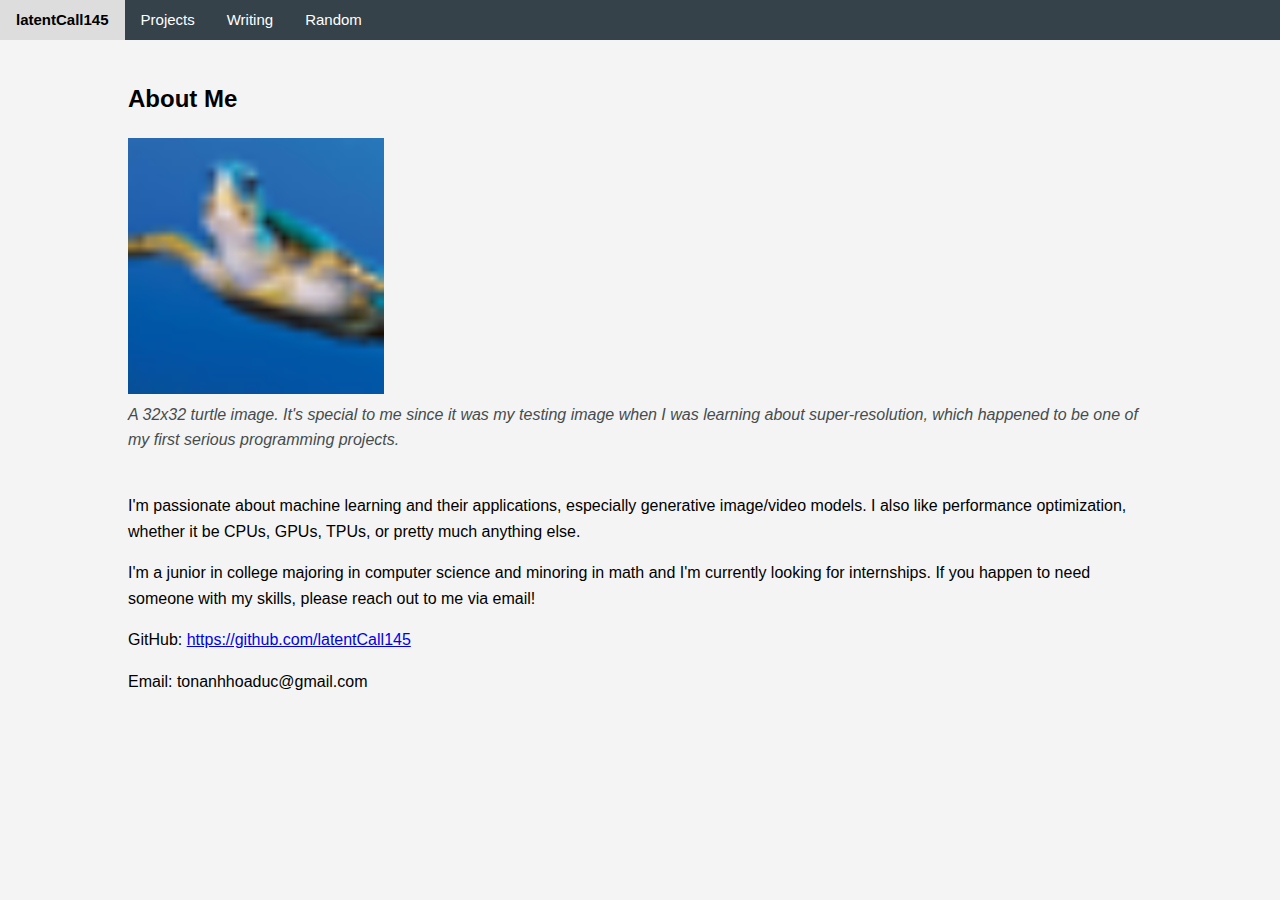
<file: index.html>
<!DOCTYPE html>
<html lang="en">
    <head>
        <meta charset="UTF-8">
        <meta name="viewport" content="width=device-width, initial-scale=1.0">
        <title>latentCall145</title>
        <link rel="icon" type="image/x-icon" href="assets/turtle32.png">
        <link rel="stylesheet" href="style.css">
        <meta name="description" content="latentCall145's site">
        <meta name="keywords" content="latentCall145, AI, ML, programming">
        <style>
            .container {
                background-color: #f4f4f4;
            }
        </style>
    </head>
    <body>
        <div class="navbar">
            <a href="index.html"><b>latentCall145</b></a>
            <a href="projects/index.html">Projects</a>
            <a href="writing/index.html">Writing</a>
            <a href="random/index.html">Random</a>
        </div>
        <div class="container">
            <h2>About Me</h2>
            <img src="assets/turtle32.png" alt="32x32 turtle image" height=256>
            <p class="caption">A 32x32 turtle image. It's special to me since it was my testing image when I was learning about super-resolution, which happened to be one of my first serious programming projects.</p>
            <p>I'm passionate about machine learning and their applications, especially generative image/video models. I also like performance optimization, whether it be CPUs, GPUs, TPUs, or pretty much anything else.</p>
            <p>I'm a junior in college majoring in computer science and minoring in math and I'm currently looking for internships. If you happen to need someone with my skills, please reach out to me via email!</p>
            <p>GitHub: <a href="https://github.com/latentCall145">https://github.com/latentCall145</a></p>
            <p>Email: tonanhhoaduc@gmail.com</p>
        </div>
    </body>
</html>
</file>
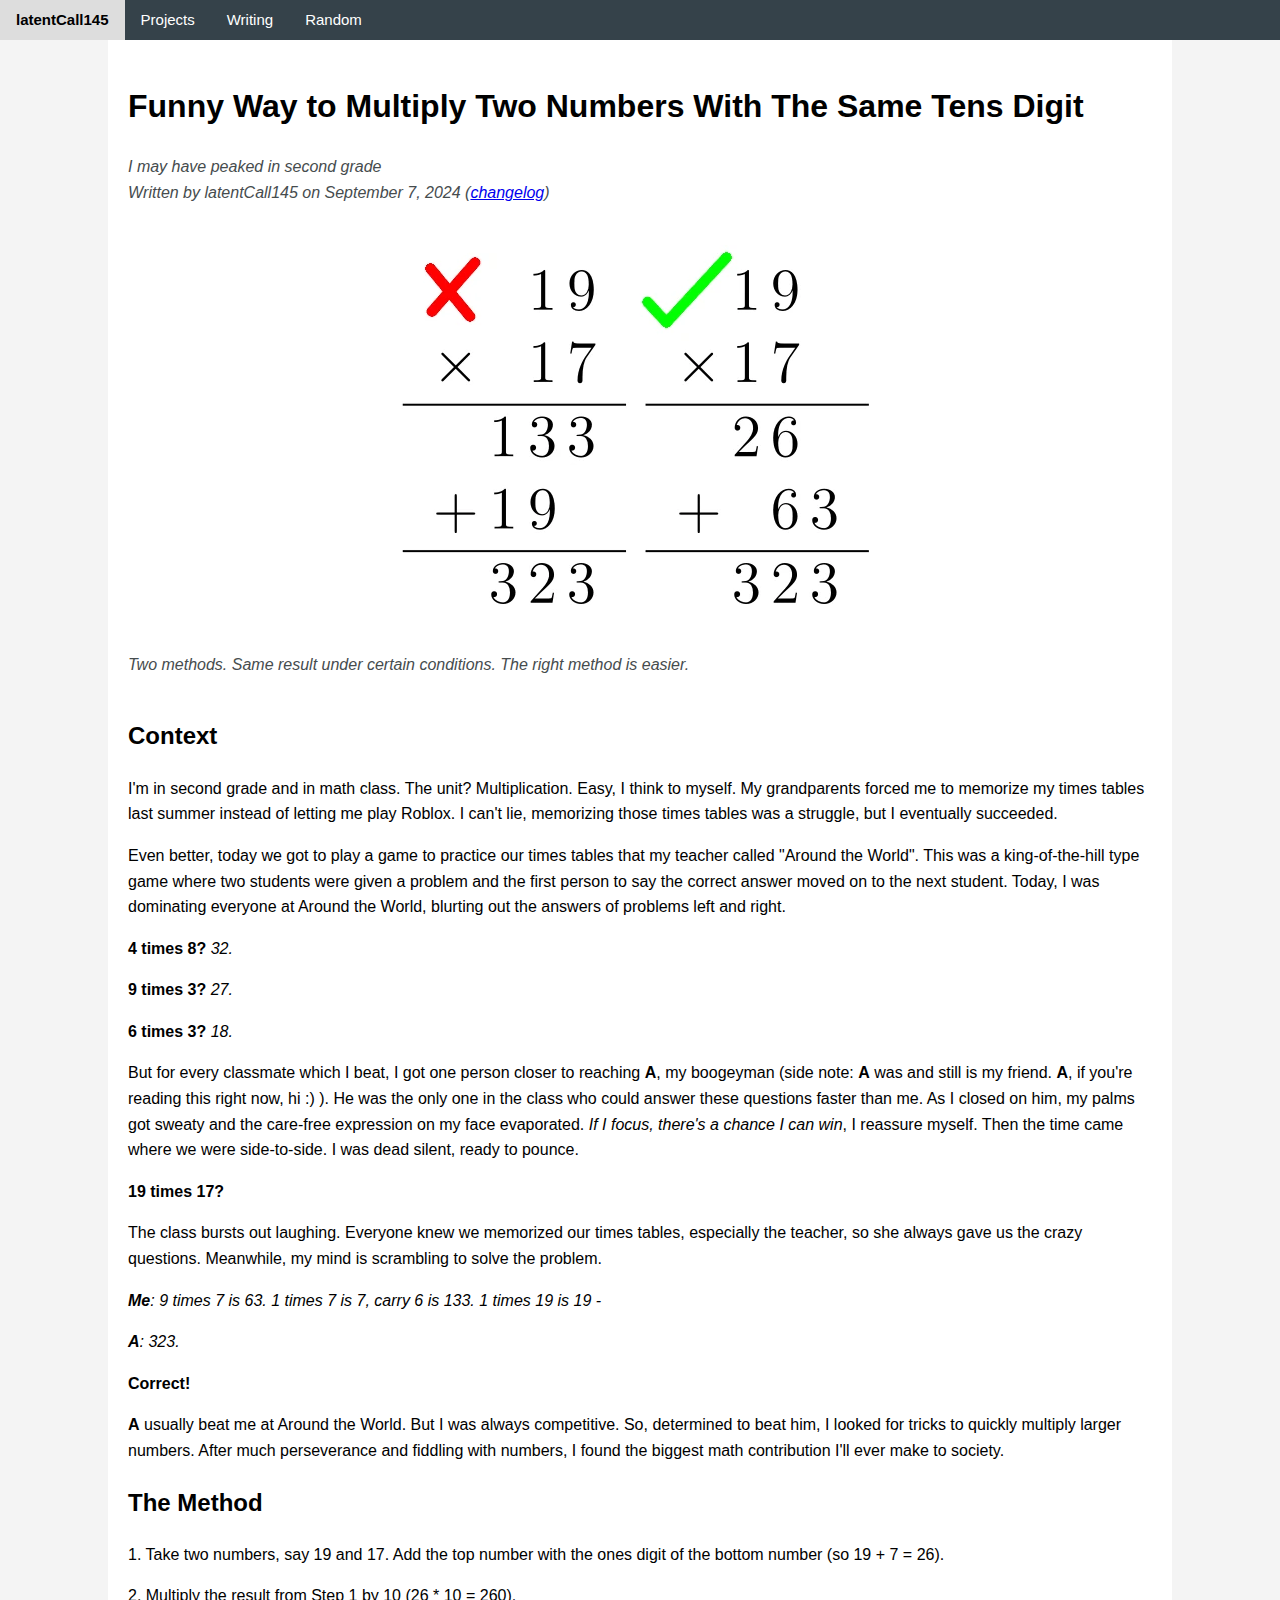
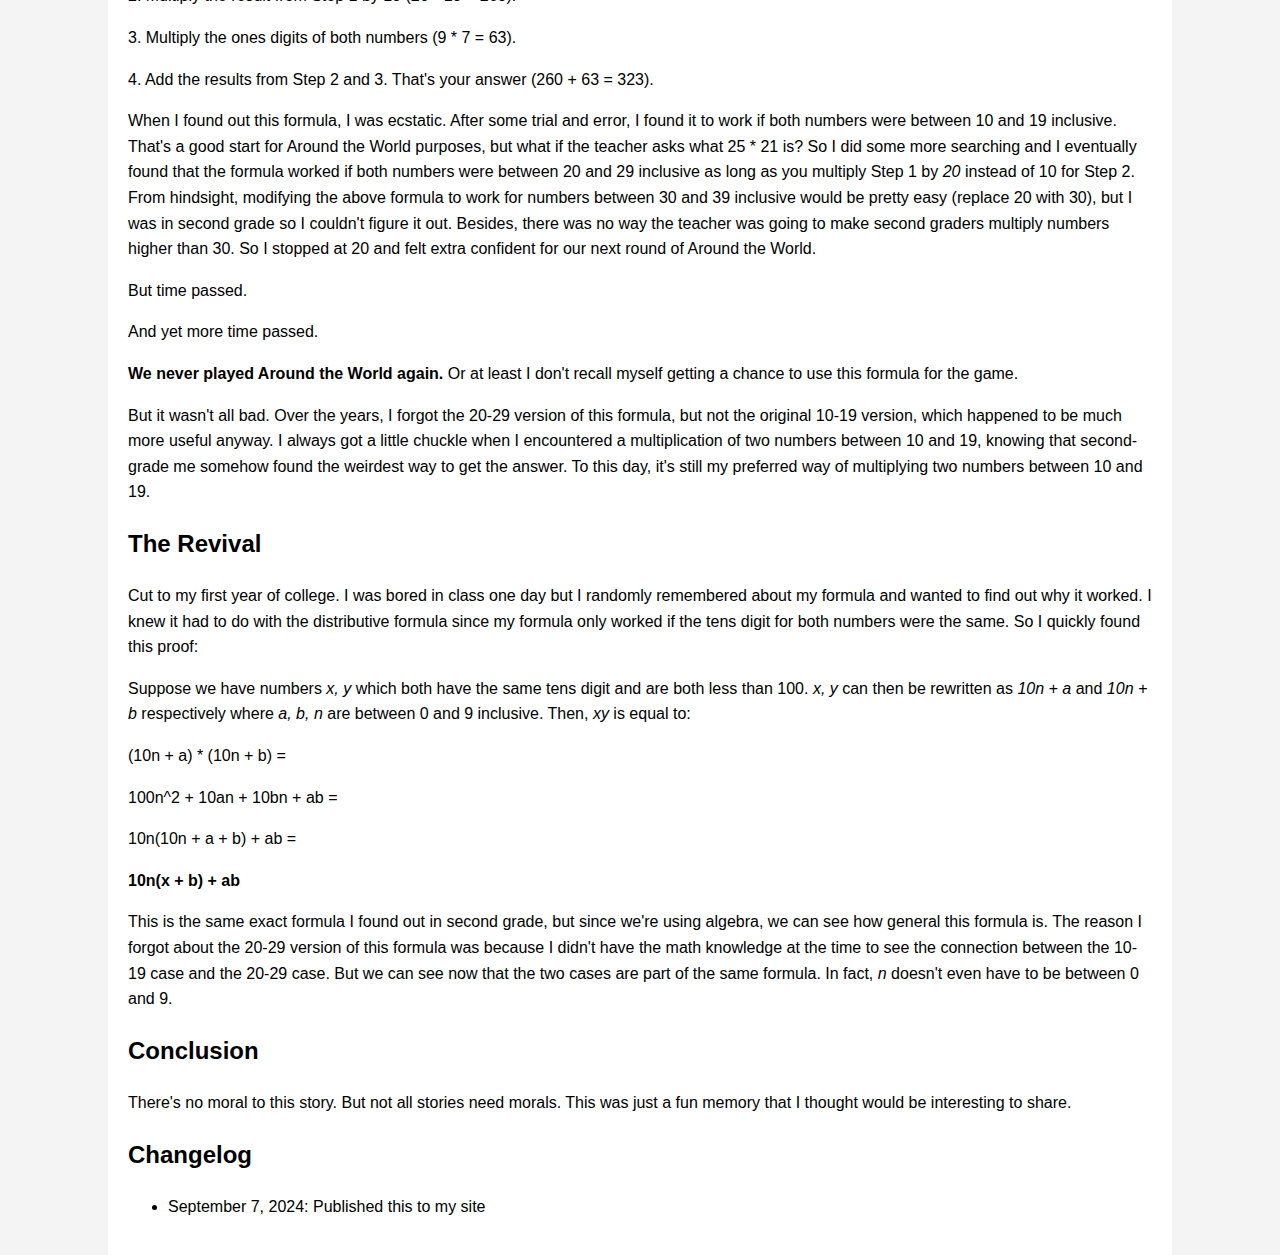
<file: funny-mult/index.html>
<!DOCTYPE html>
<html lang="en">
    <head>
        <meta charset="UTF-8">
        <meta name="viewport" content="width=device-width, initial-scale=1.0">
        <title>Funny Multiplication</title>
        <link rel="icon" type="image/x-icon" href="../assets/turtle32.png">
        <meta name="description" content="Funny Way to Multiply Two Numbers With The Same Tens Digit">
        <meta name="keywords" content="latentCall145, programming, math">

        <link rel="stylesheet" href="../style.css">
        <style>
        </style>
    </head>
    <body>
        <div class="navbar">
            <a href="../index.html"><b>latentCall145</b></a>
            <a href="../projects/index.html">Projects</a>
            <a href="../writing/index.html">Writing</a>
            <a href="../random/index.html">Random</a>
        </div>
        <div class="container">
            <h1>Funny Way to Multiply Two Numbers With The Same Tens Digit</h1>
            <p class="caption">
              I may have peaked in second grade
              <br>
              Written by latentCall145 on September 7, 2024 (<a href="#changelog">changelog</a>)</p>
            </p>

            <div class="scrollbox">
                <img src="assets/funny-mult.webp" alt="Funny multiplication">
            </div>
            <p class="caption">Two methods. Same result under certain conditions. The right method is easier.</p>

            <h2>Context</h2>
            <p>I'm in second grade and in math class. The unit? Multiplication. Easy, I think to myself. My grandparents forced me to memorize my times tables last summer instead of letting me play Roblox. I can't lie, memorizing those times tables was a struggle, but I eventually succeeded.</p>
            <p>Even better, today we got to play a game to practice our times tables that my teacher called "Around the World". This was a king-of-the-hill type game where two students were given a problem and the first person to say the correct answer moved on to the next student. Today, I was dominating everyone at Around the World, blurting out the answers of problems left and right.</p>
            <p><b>4 times 8?</b><i> 32.</i></p>
            <p><b>9 times 3?</b><i> 27.</i></p>
            <p><b>6 times 3?</b><i> 18.</i></p>
            <p>But for every classmate which I beat, I got one person closer to reaching <b>A</b>, my boogeyman (side note: <b>A</b> was and still is my friend. <b>A</b>, if you're reading this right now, hi :) ). He was the only one in the class who could answer these questions faster than me. As I closed on him, my palms got sweaty and the care-free expression on my face evaporated. <i>If I focus, there's a chance I can win</i>, I reassure myself. Then the time came where we were side-to-side. I was dead silent, ready to pounce.</p>
            <p><b>19 times 17?</b></p> 
            <p>The class bursts out laughing. Everyone knew we memorized our times tables, especially the teacher, so she always gave us the crazy questions. Meanwhile, my mind is scrambling to solve the problem.</p>
            <p><i><b>Me</b>: 9 times 7 is 63. 1 times 7 is 7, carry 6 is 133. 1 times 19 is 19 - </i></p>
            <p><i><b>A</b>: 323.</i></p>
            <p><b>Correct!</b></p>
            <p><b>A</b> usually beat me at Around the World. But I was always competitive. So, determined to beat him, I looked for tricks to quickly multiply larger numbers. After much perseverance and fiddling with numbers, I found the biggest math contribution I'll ever make to society.</p>

            <h2>The Method</h2>
            <p>1. Take two numbers, say 19 and 17. Add the top number with the ones digit of the bottom number (so 19 + 7 = 26).</p>
            <p>2. Multiply the result from Step 1 by 10 (26 * 10 = 260).</p>
            <p>3. Multiply the ones digits of both numbers (9 * 7 = 63).</p>
            <p>4. Add the results from Step 2 and 3. That's your answer (260 + 63 = 323).</p>
            <p>When I found out this formula, I was ecstatic. After some trial and error, I found it to work if both numbers were between 10 and 19 inclusive. That's a good start for Around the World purposes, but what if the teacher asks what 25 * 21 is? So I did some more searching and I eventually found that the formula worked if both numbers were between 20 and 29 inclusive as long as you multiply Step 1 by <i>20</i> instead of 10 for Step 2. From hindsight, modifying the above formula to work for numbers between 30 and 39 inclusive would be pretty easy (replace 20 with 30), but I was in second grade so I couldn't figure it out. Besides, there was no way the teacher was going to make second graders multiply numbers higher than 30. So I stopped at 20 and felt extra confident for our next round of Around the World.</p>
            <p>But time passed.</p>
            <p>And yet more time passed.</p>
            <p><b>We never played Around the World again.</b> Or at least I don't recall myself getting a chance to use this formula for the game.</p>
            <p>But it wasn't all bad. Over the years, I forgot the 20-29 version of this formula, but not the original 10-19 version, which happened to be much more useful anyway. I always got a little chuckle when I encountered a multiplication of two numbers between 10 and 19, knowing that second-grade me somehow found the weirdest way to get the answer. To this day, it's still my preferred way of multiplying two numbers between 10 and 19.</p>

            <h2>The Revival</h2>
            <p>Cut to my first year of college. I was bored in class one day but I randomly remembered about my formula and wanted to find out why it worked. I knew it had to do with the distributive formula since my formula only worked if the tens digit for both numbers were the same. So I quickly found this proof:</p>

            <p>Suppose we have numbers <i>x, y</i> which both have the same tens digit and are both less than 100. <i>x, y</i> can then be rewritten as <i>10n + a</i> and <i>10n + b</i> respectively where <i>a, b, n</i> are between 0 and 9 inclusive. Then, <i>xy</i> is equal to:</p>
            <p>(10n + a) * (10n + b) =</p>
            <p>100n^2 + 10an + 10bn + ab =</p>
            <p>10n(10n + a + b) + ab =</p>
            <p><b>10n(x + b) + ab</b></p>

            <p>This is the same exact formula I found out in second grade, but since we're using algebra, we can see how general this formula is. The reason I forgot about the 20-29 version of this formula was because I didn't have the math knowledge at the time to see the connection between the 10-19 case and the 20-29 case. But we can see now that the two cases are part of the same formula. In fact, <i>n</i> doesn't even have to be between 0 and 9.</p>

            <h2>Conclusion</h2>
            <p>There's no moral to this story. But not all stories need morals. This was just a fun memory that I thought would be interesting to share.</p>

            <h2 id="changelog">Changelog</h2>
            <ul>
                <li>September 7, 2024: Published this to my site</li>
            </ul>
        </div>
    </body>
</html>
</file>
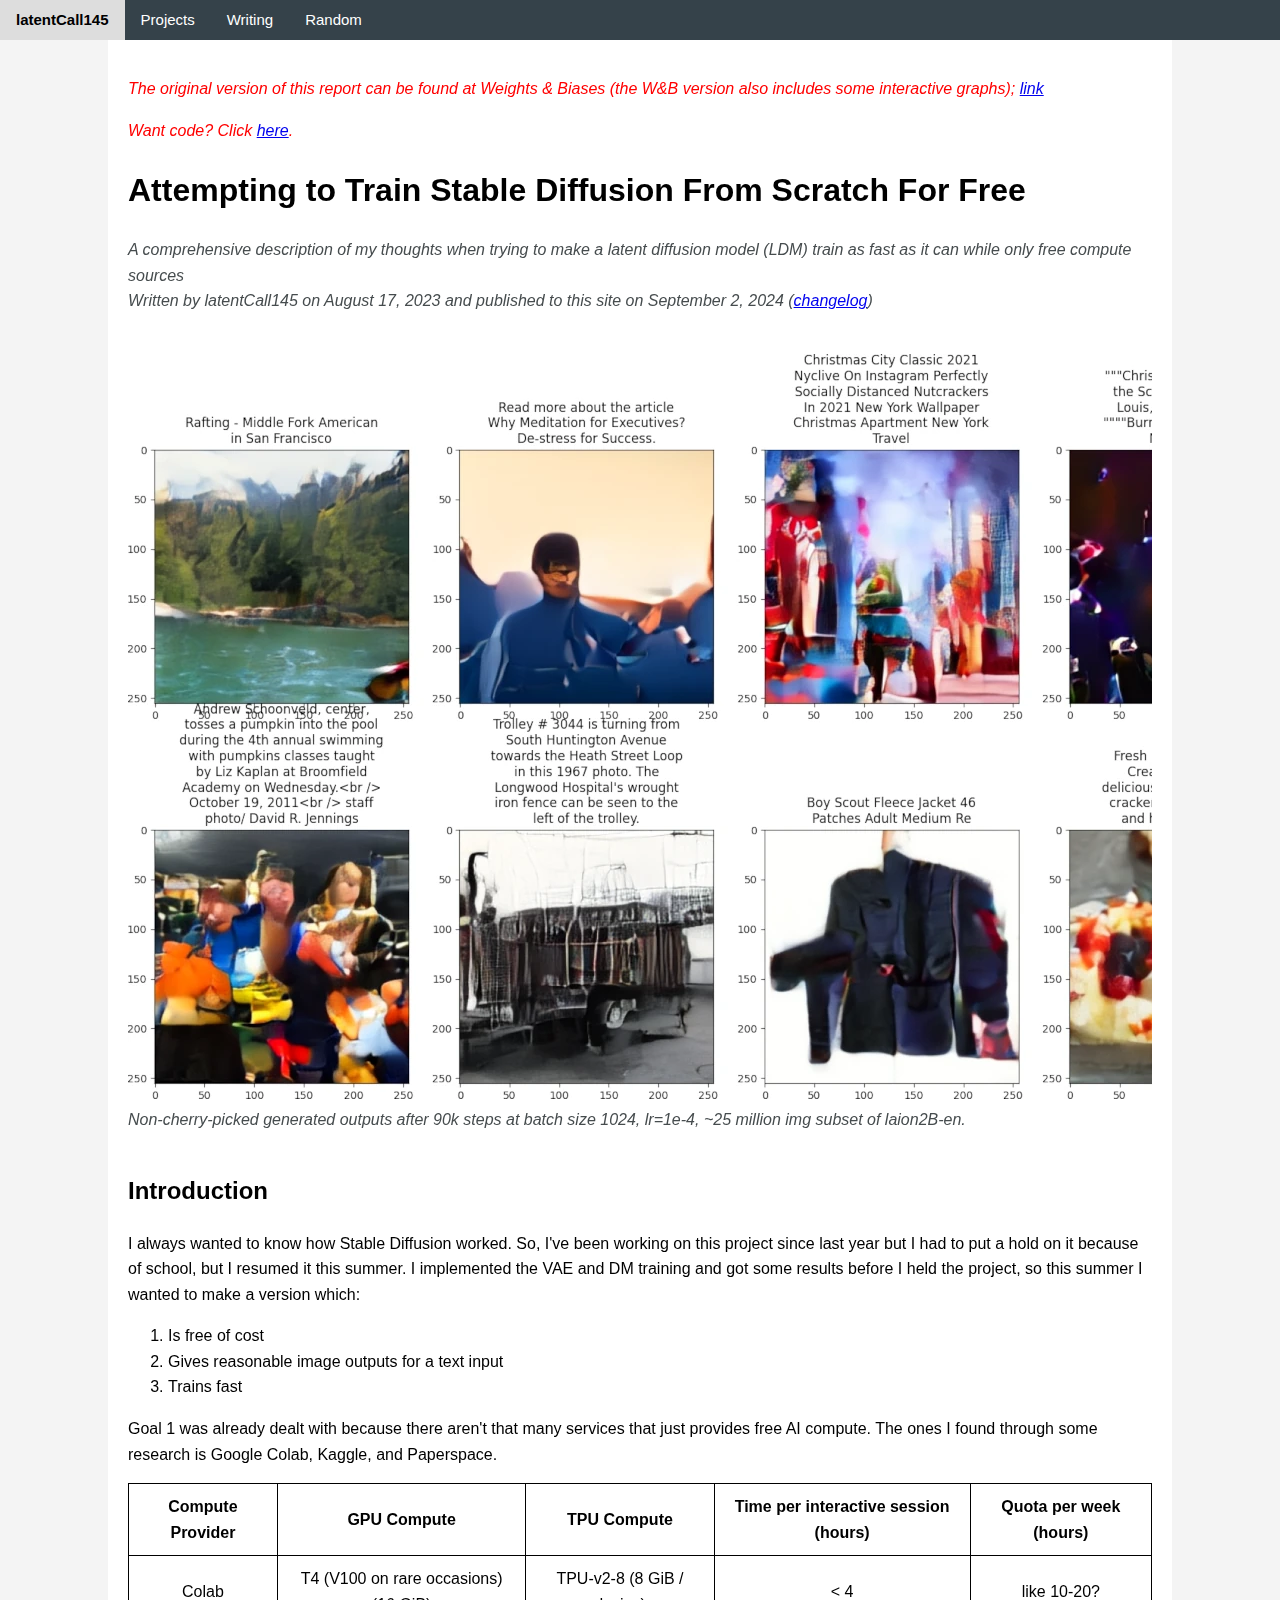
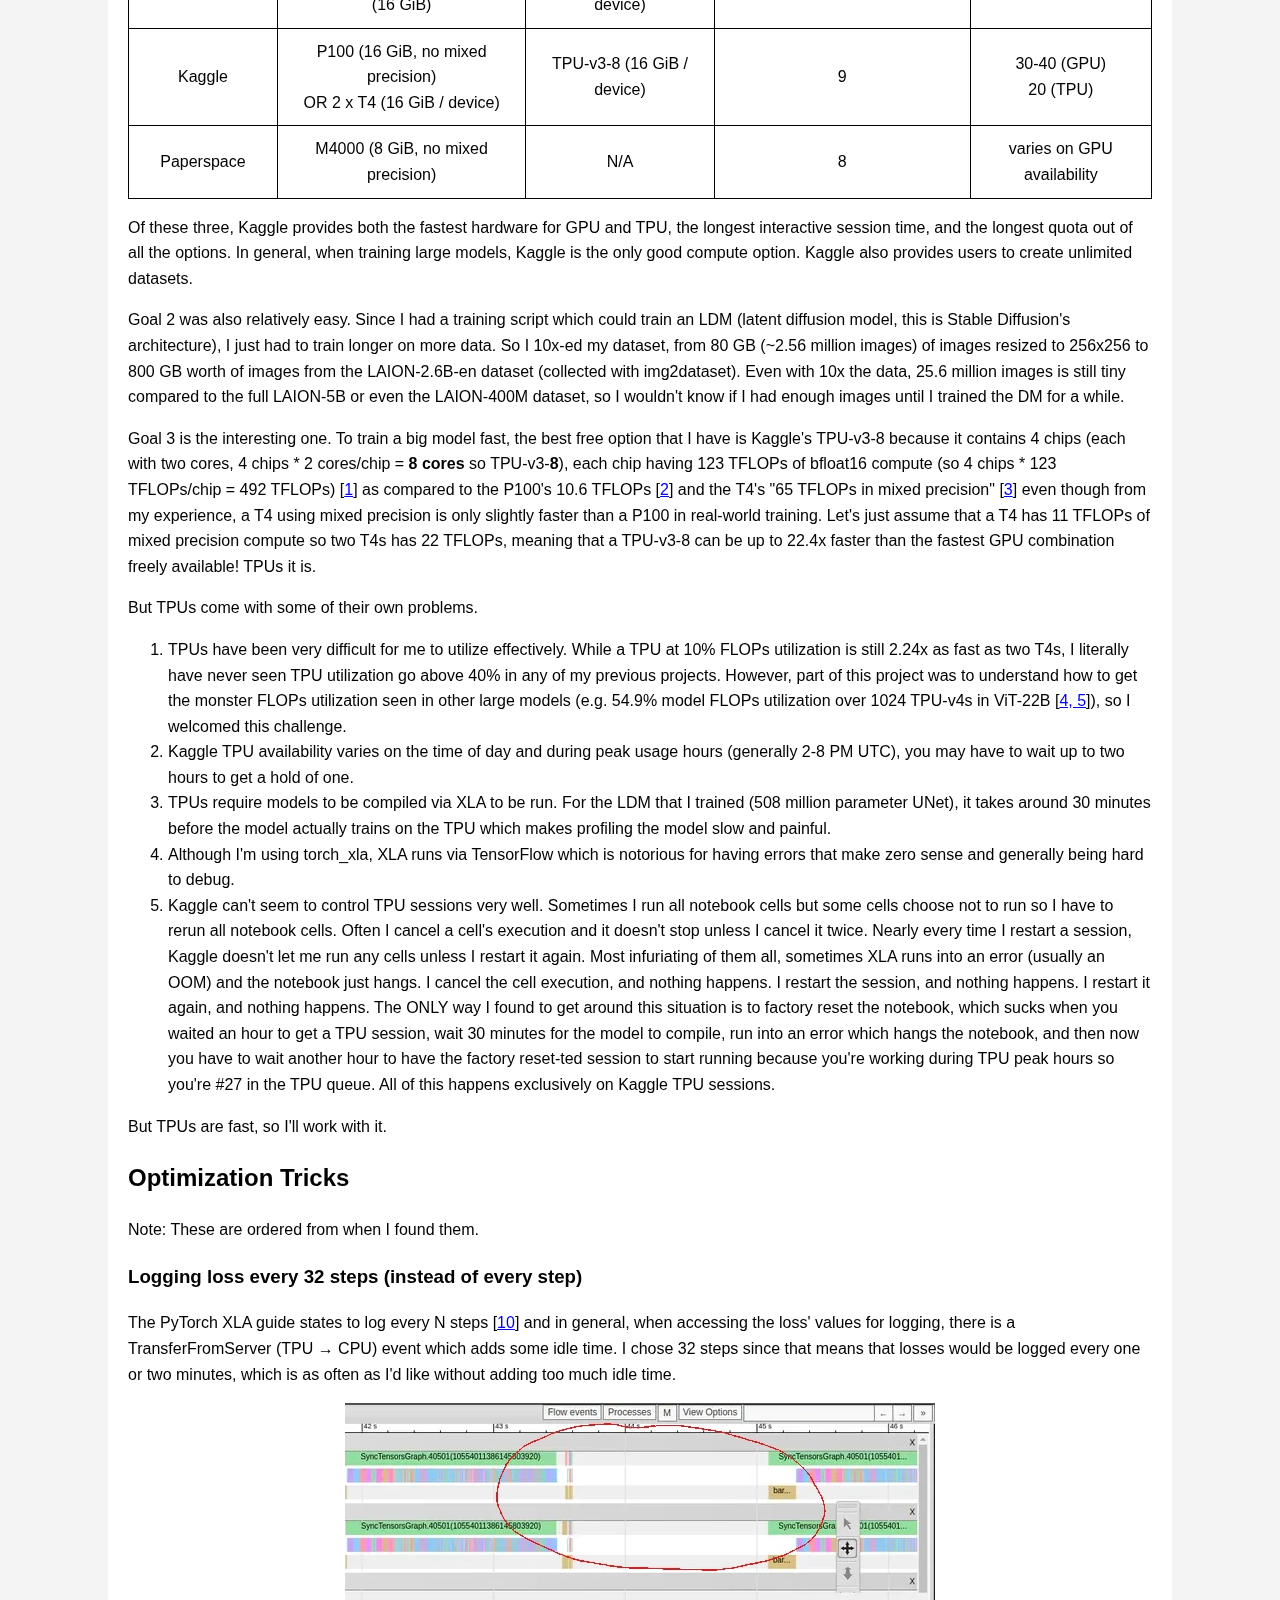
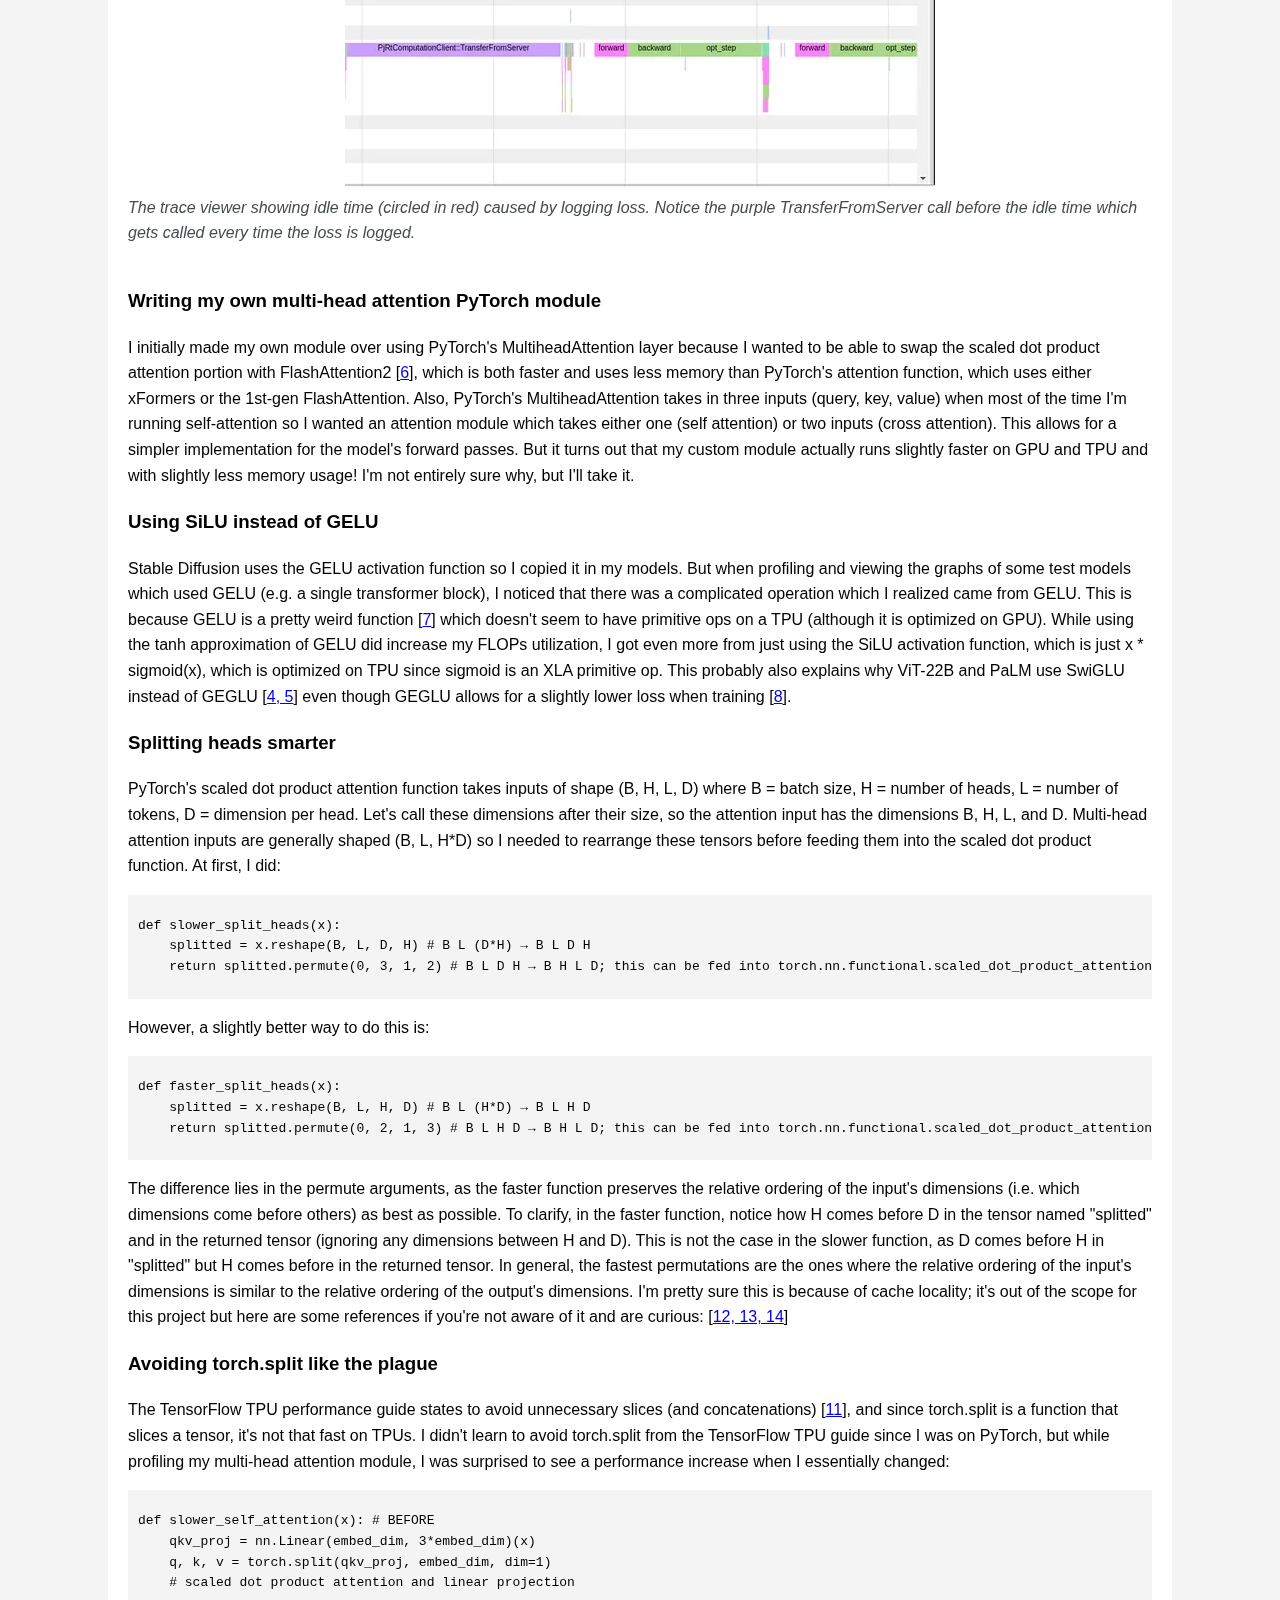
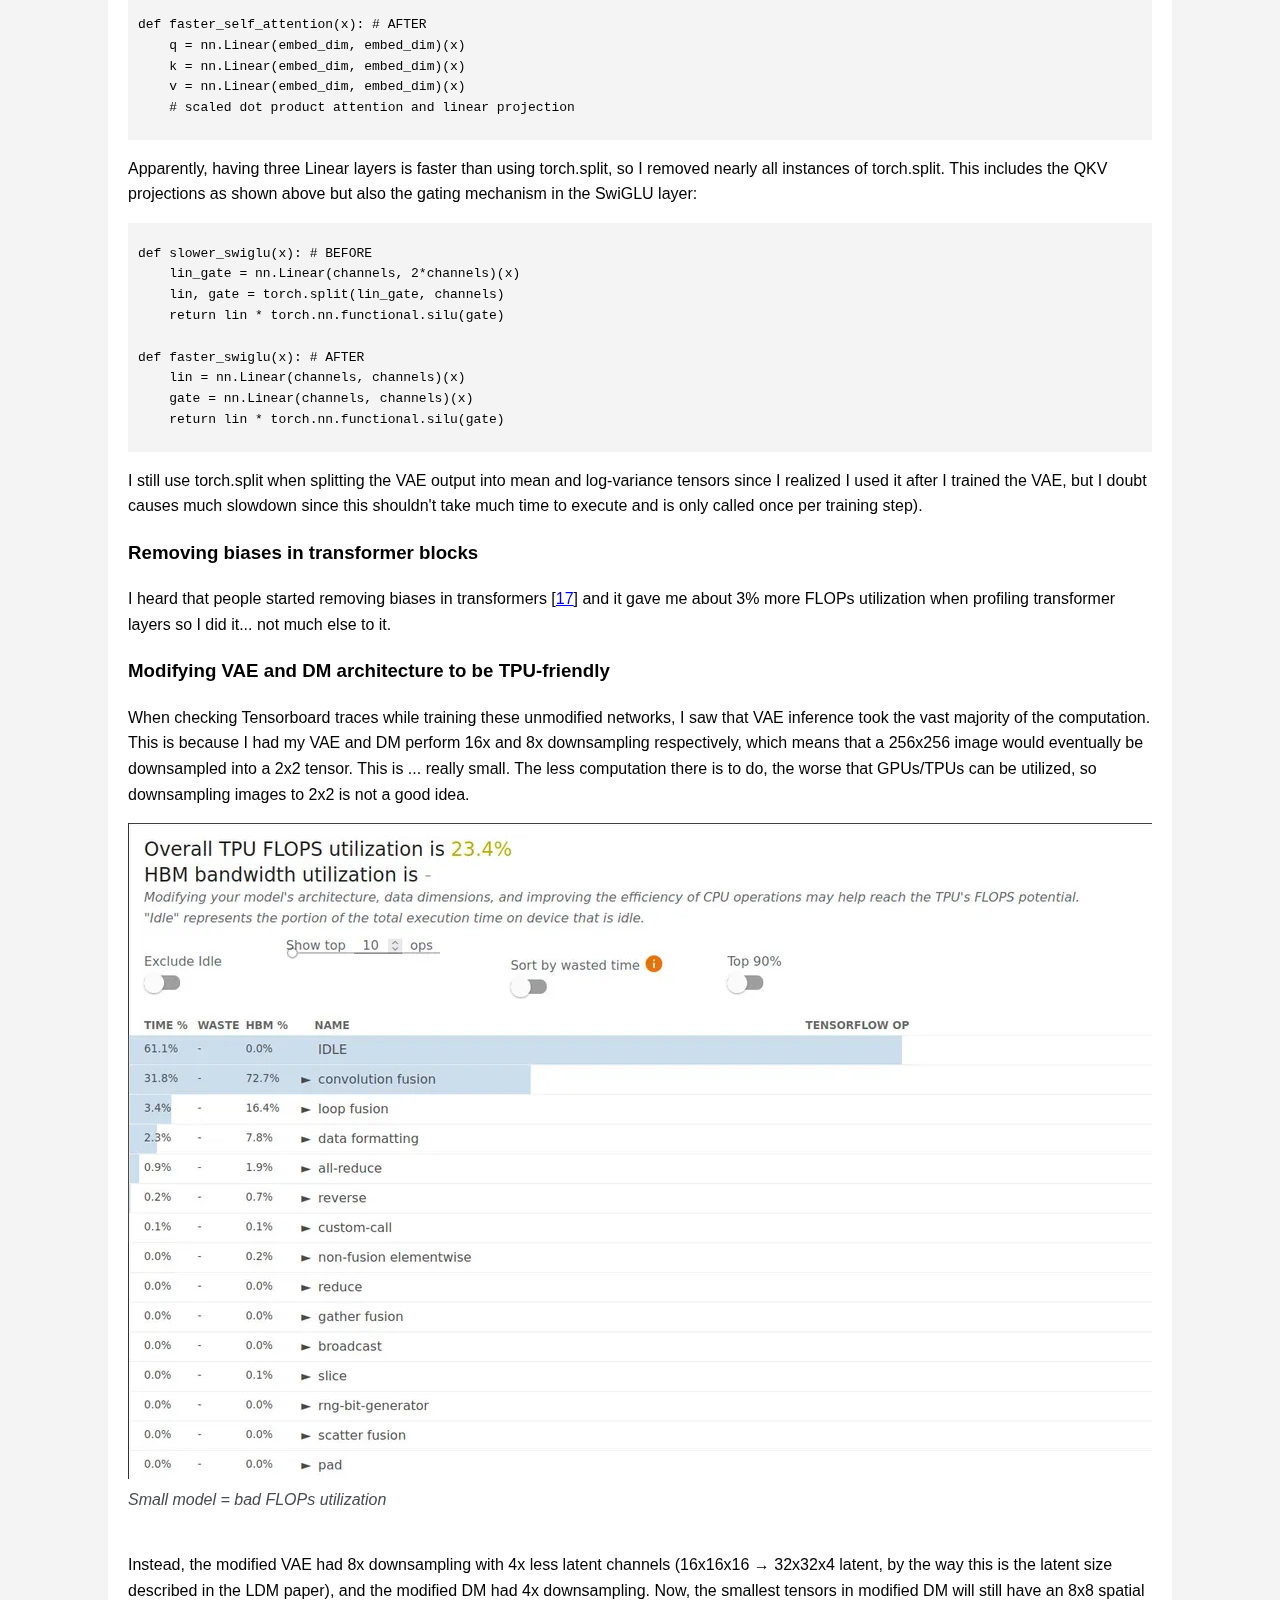
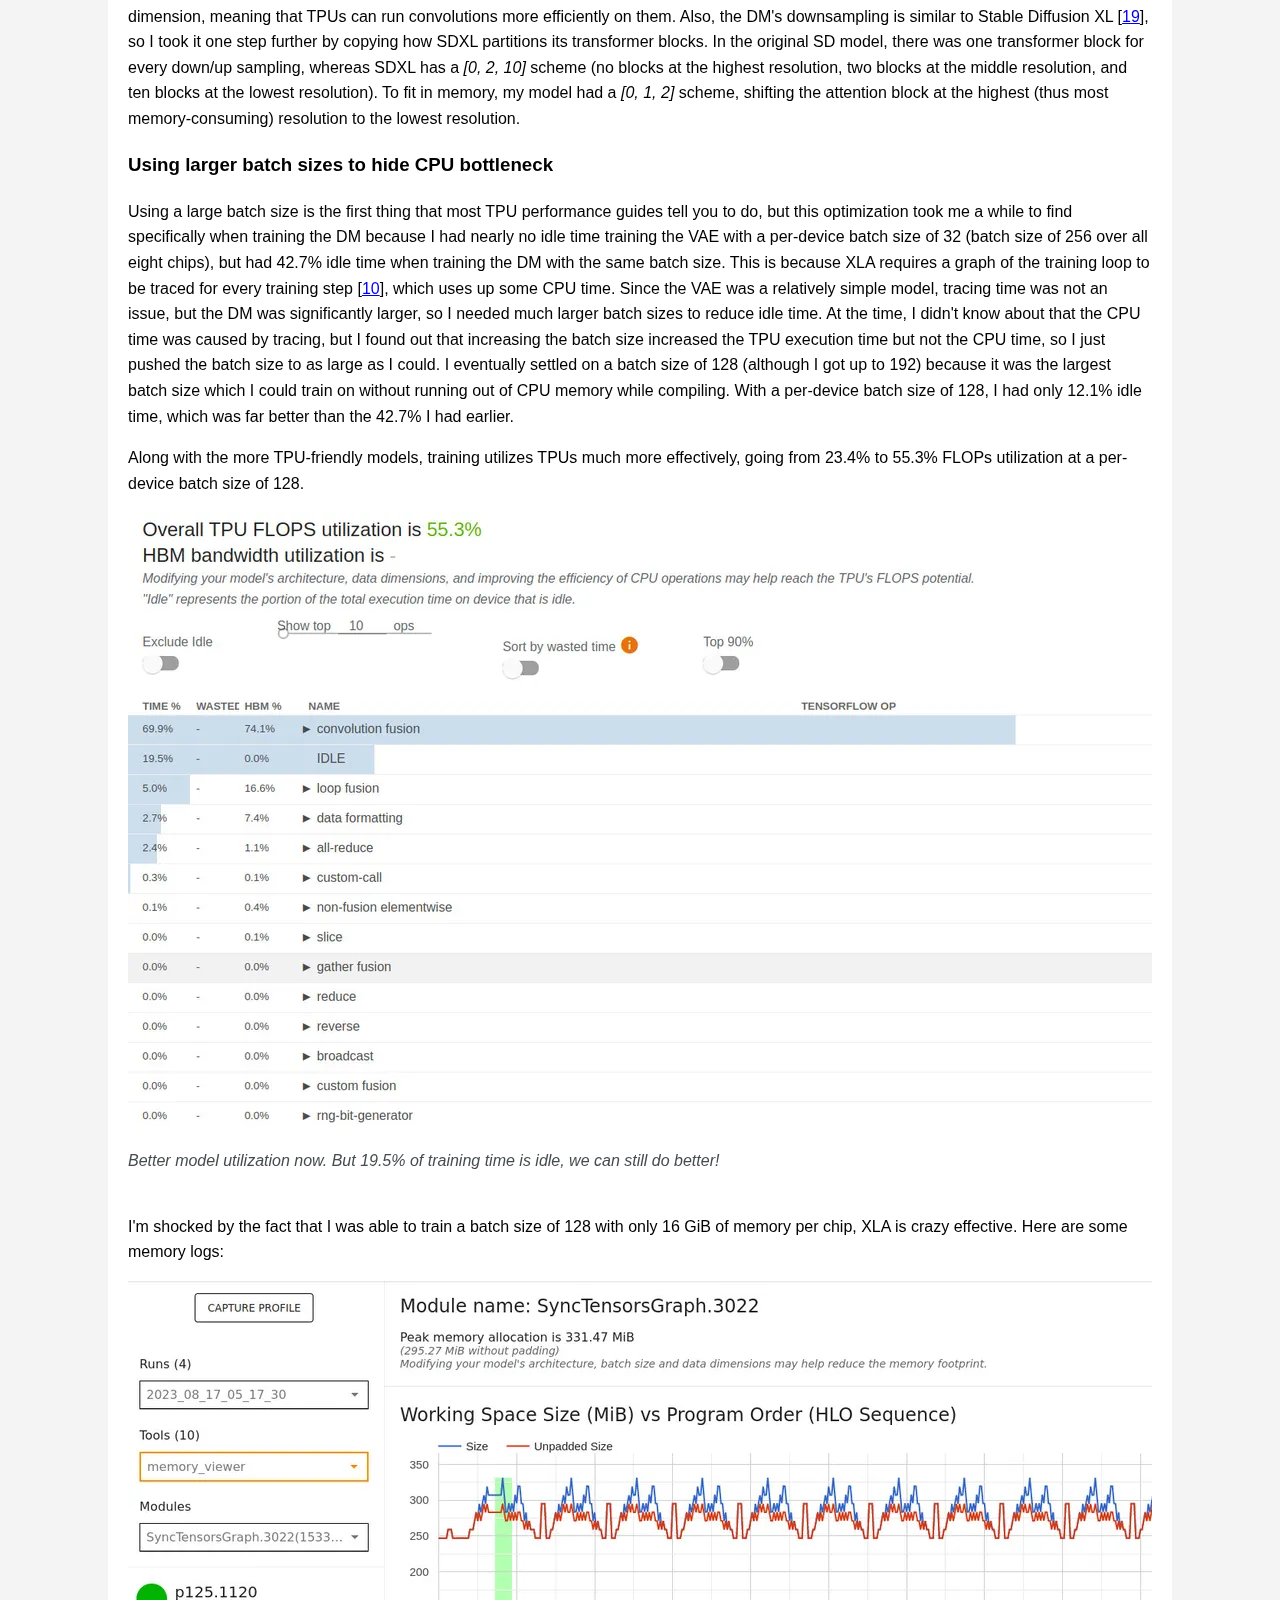
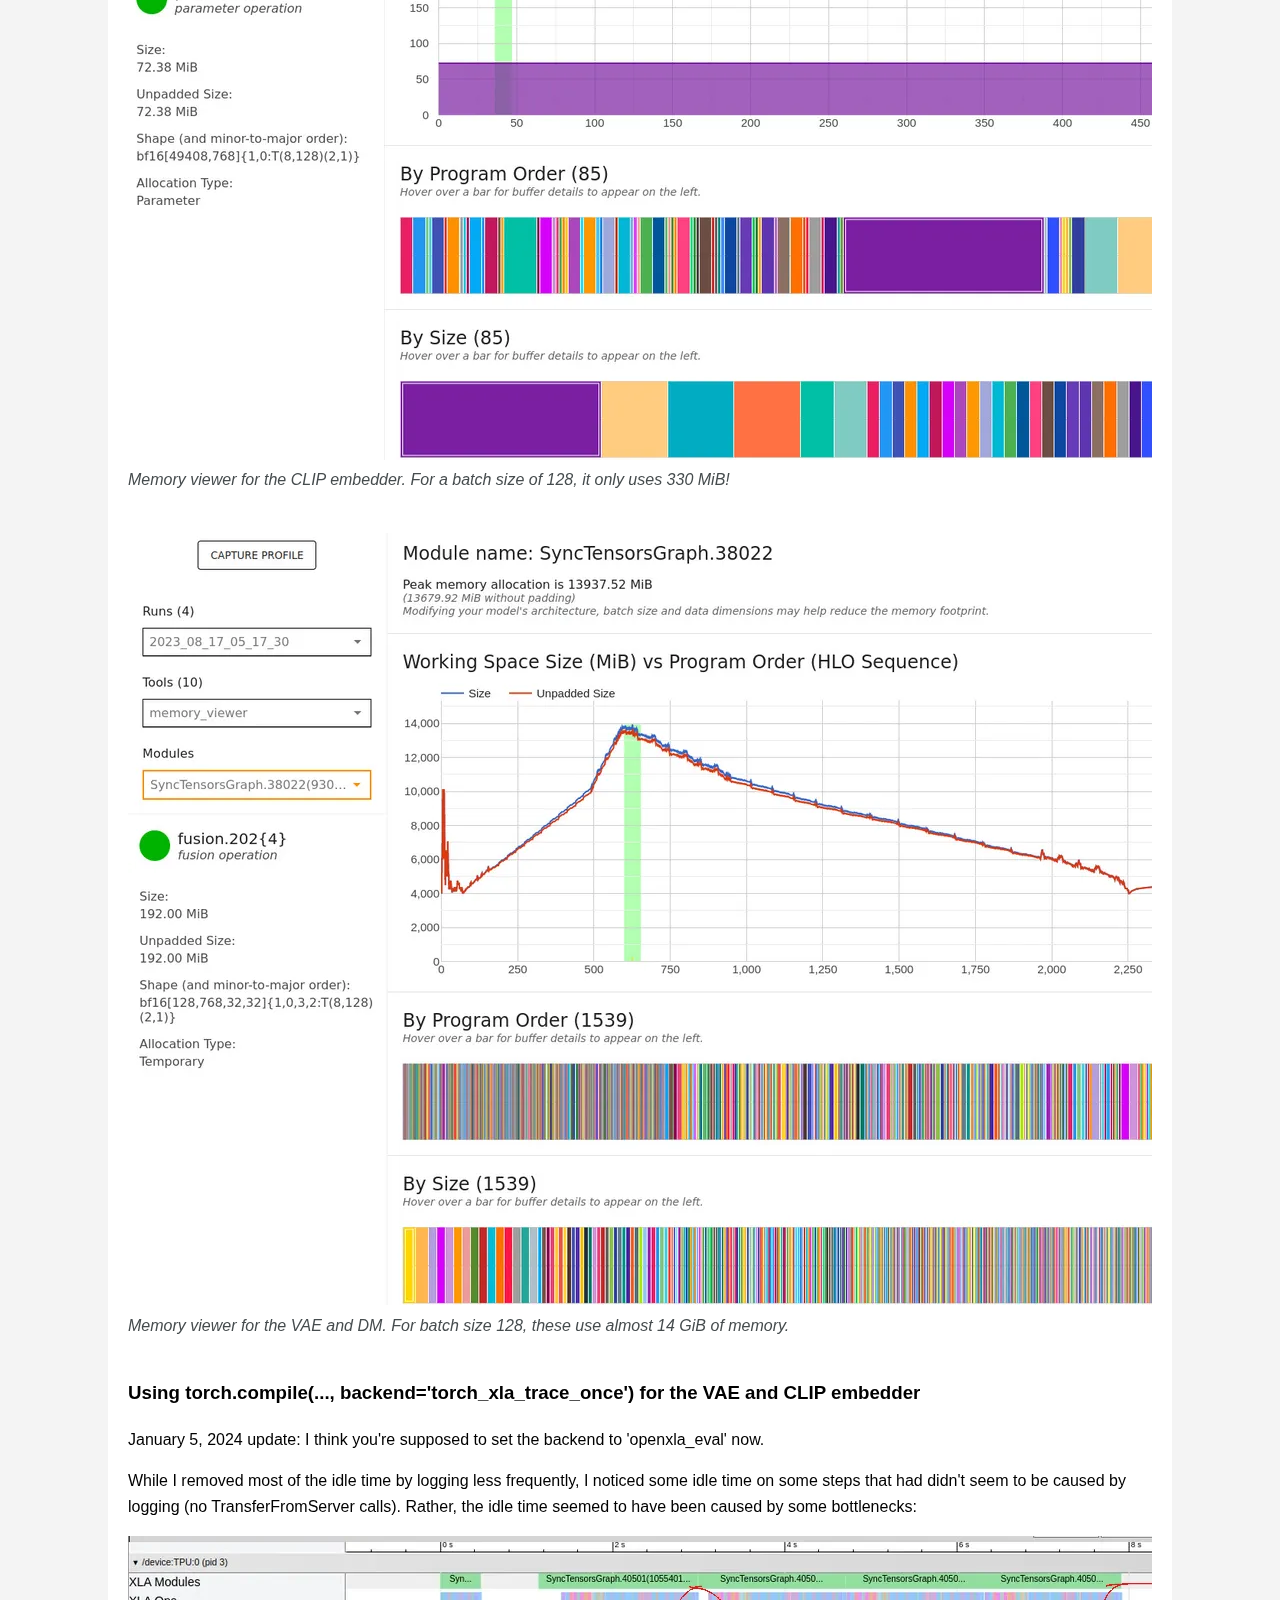
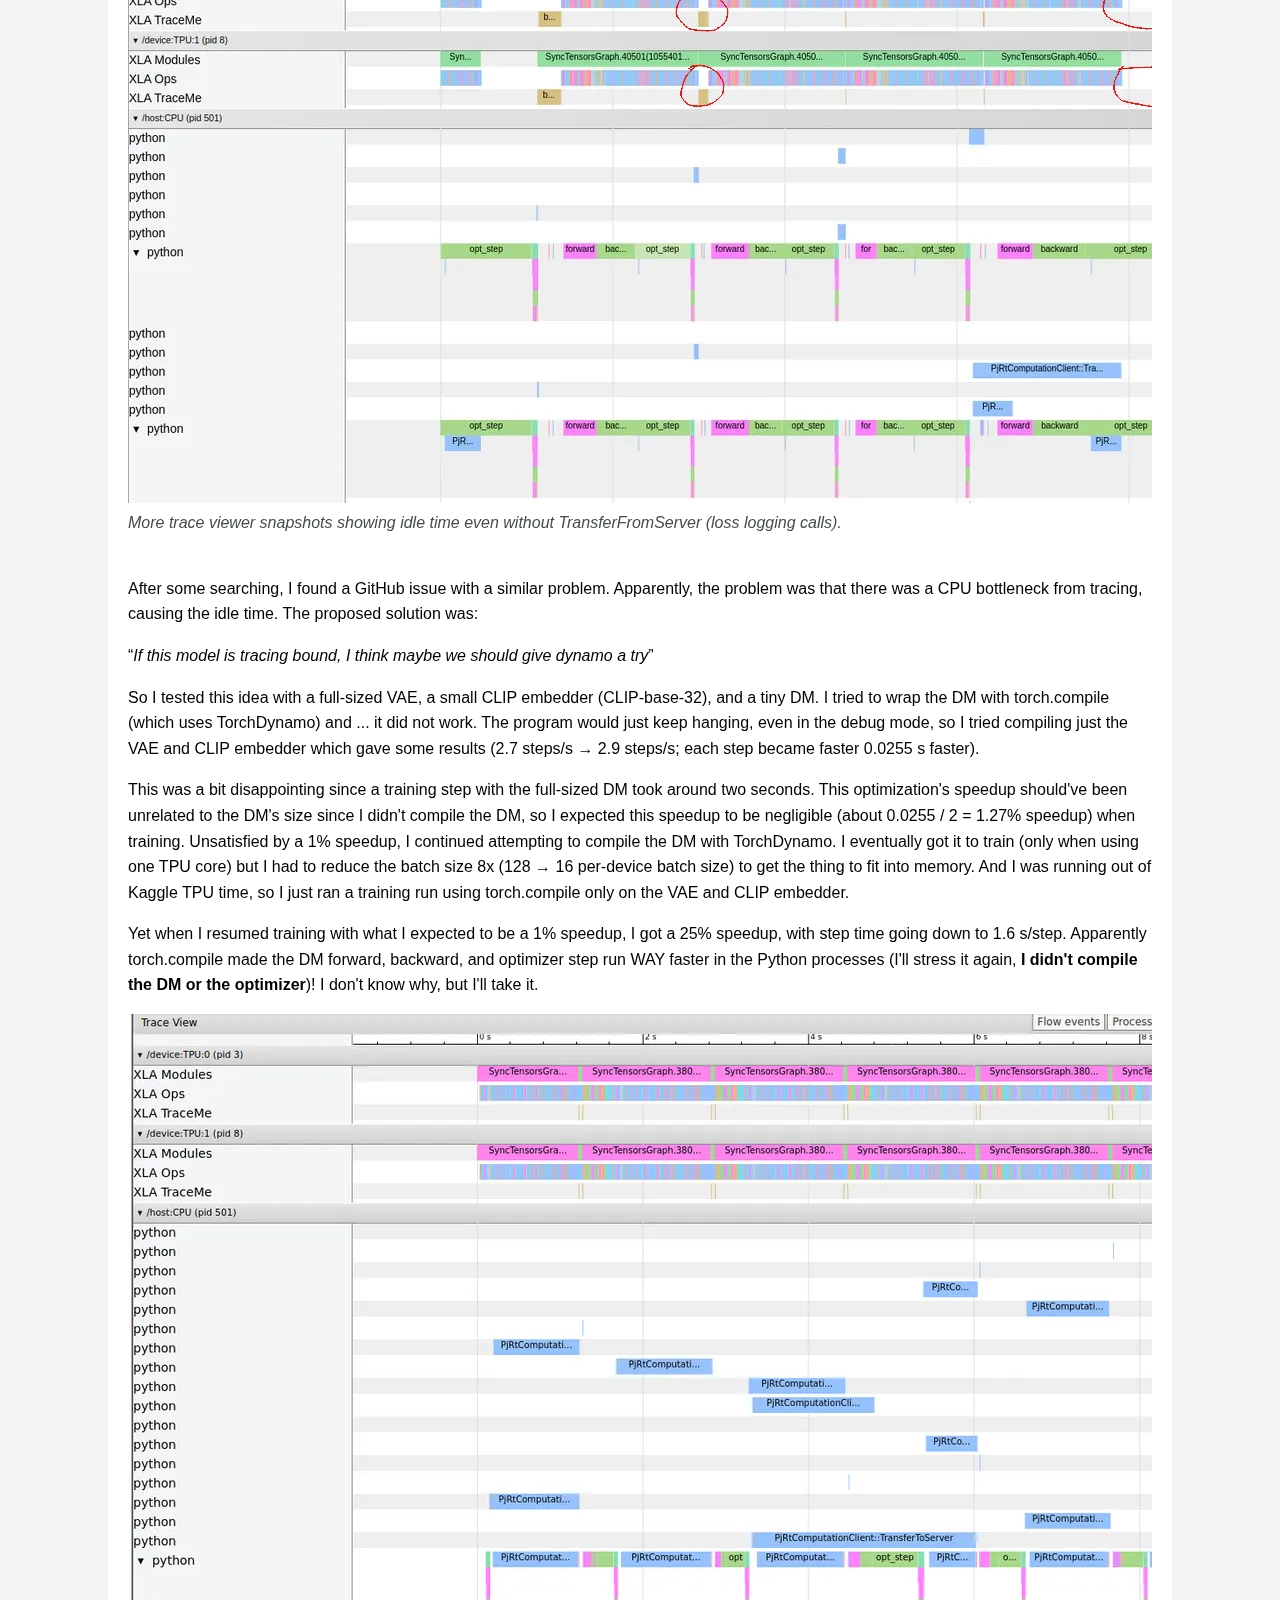
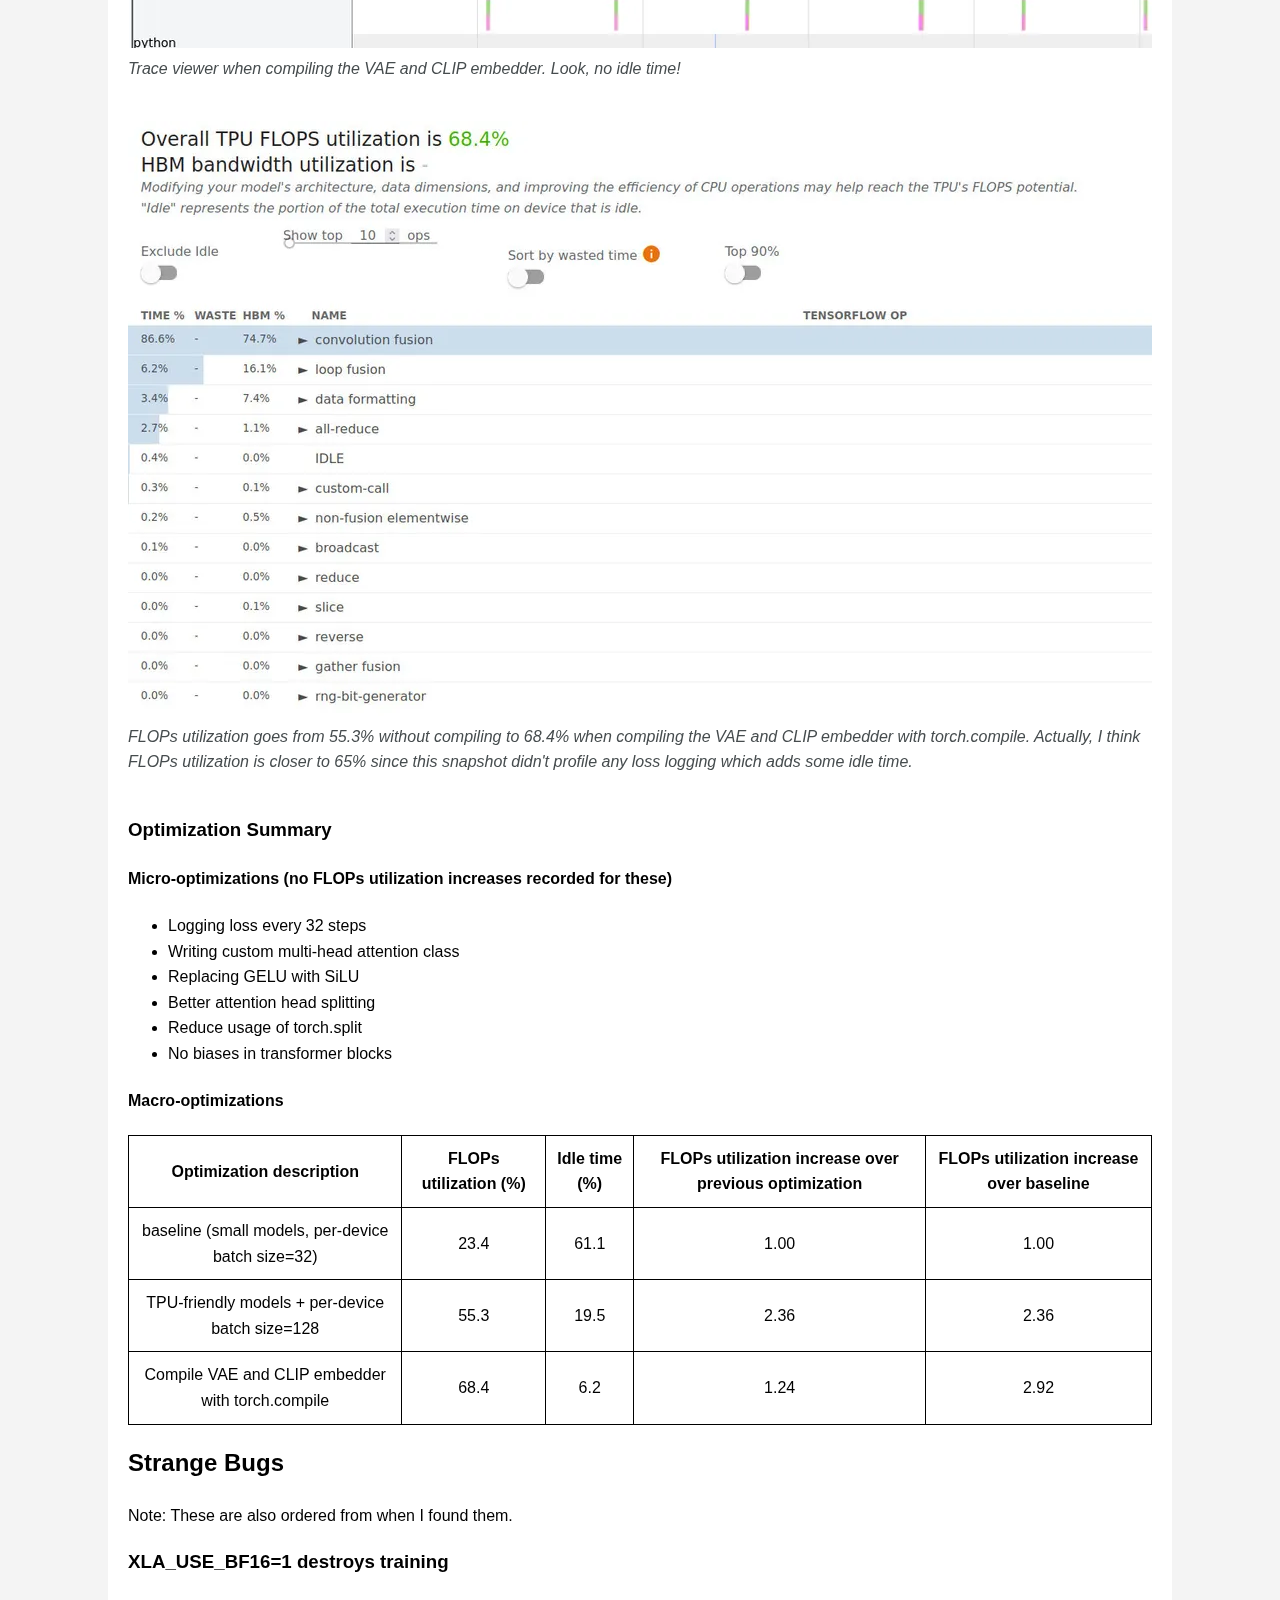
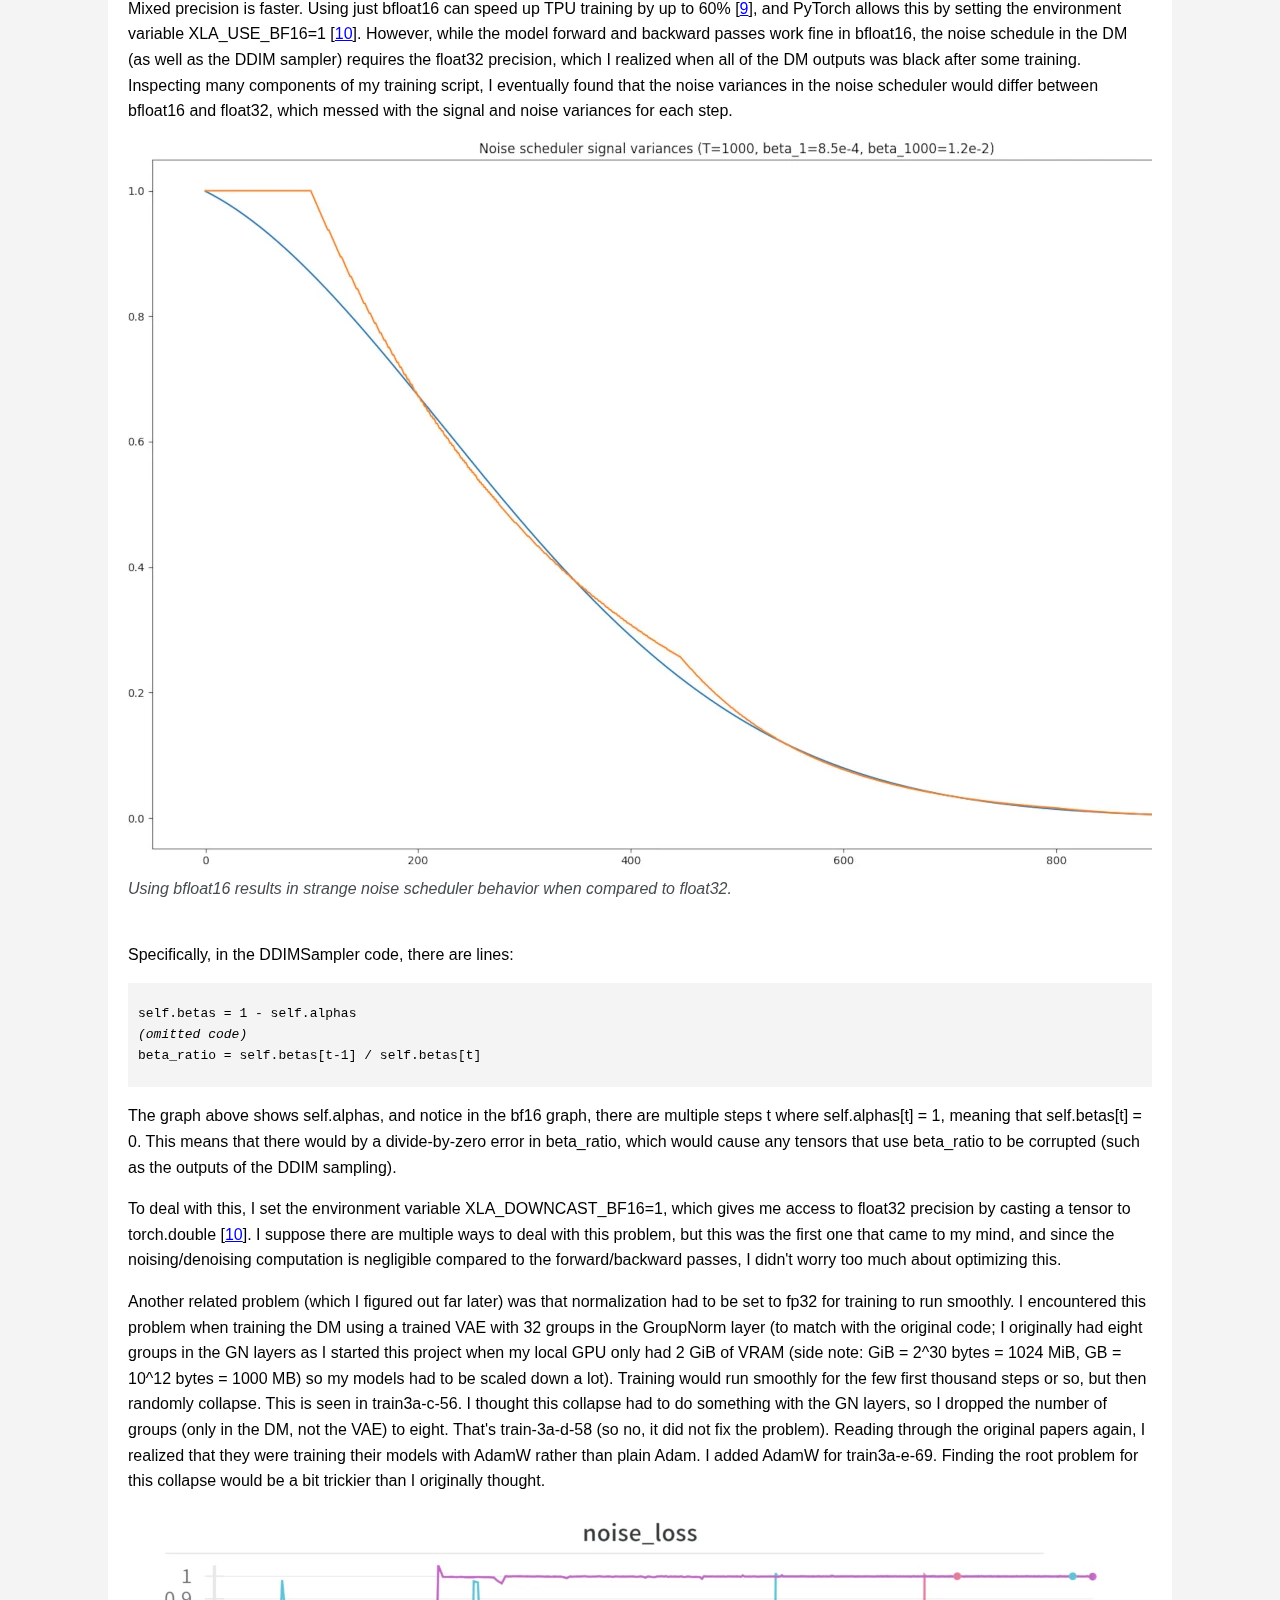
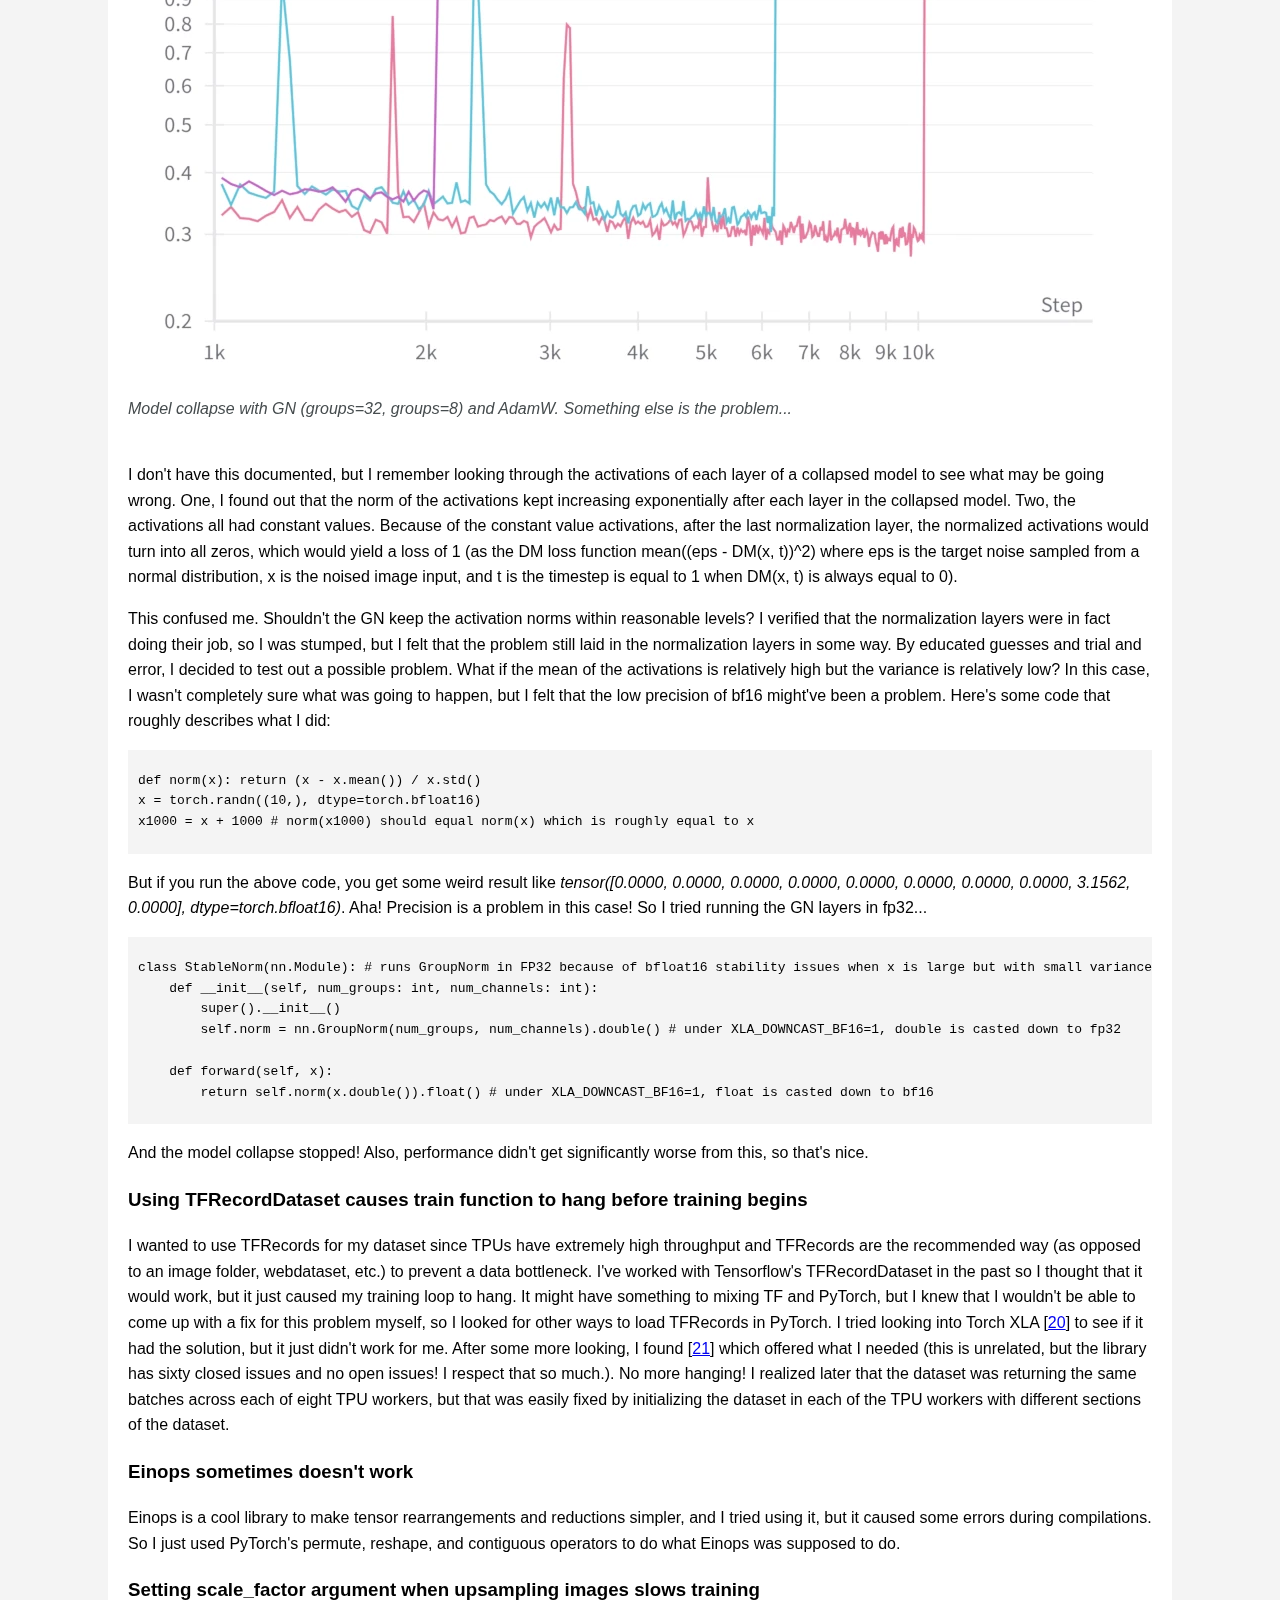
<file: ldm-report/index.html>
<!DOCTYPE html>
<html lang="en">
    <head>
        <meta charset="UTF-8">
        <meta name="viewport" content="width=device-width, initial-scale=1.0">
        <title>LDM Report</title>
        <link rel="icon" type="image/x-icon" href="../assets/turtle32.png">
        <link rel="stylesheet" href="../style.css">
        <meta name="description" content="Attempting to Train Stable Diffusion From Scratch For Free">
        <meta name="keywords" content="latentCall145, AI, ML, programming, Stable Diffusion, diffusion, latent diffusion">
        <style>
            .container {
                background-color: #ffffff;
            }
            table, th, td {
                border: 1px solid black;
                padding: 10px;
                border-collapse: collapse;
            }
            pre {
                background-color: #f4f4f4;
                overflow: auto;
                padding-left: 10px;
                padding-right: 10px;
            }
        </style>
    </head>
    <body>
        <div class="navbar">
            <a href="../index.html"><b>latentCall145</b></a>
            <a href="../projects/index.html">Projects</a>
            <a href="../writing/index.html">Writing</a>
            <a href="../random/index.html">Random</a>
        </div>
        <div class="container">
            <p class="warning">The original version of this report can be found at Weights &amp; Biases (the W&amp;B version also includes some interactive graphs); <a href="https://wandb.ai/tiewa_enguin/tpu_ldm_ddpm_v2/reports/Attempting-to-Train-Stable-Diffusion-From-Scratch-For-Free--Vmlldzo1MTYxNjU0">link</a></p>
            <p class="warning">Want code? Click <a href="https://github.com/latentCall145/latent-diffusion">here</a>.</p>
            <h1>Attempting to Train Stable Diffusion From Scratch For Free</h1>
            <p class="caption">A comprehensive description of my thoughts when trying to make a latent diffusion model (LDM) train as fast as it can while only free compute sources<br>
            Written by latentCall145 on August 17, 2023 and published to this site on September 2, 2024 (<a href="#changelog">changelog</a>)</p>
            <div class="scrollbox">
                <img src="assets/preds-90112.webp" alt="samples @ 90k training steps">
            </div>
            <p class="caption">Non-cherry-picked generated outputs after 90k steps at batch size 1024, lr=1e-4, ~25 million img subset of laion2B-en.</p>
            <h2>Introduction</h2>
            <p> I always wanted to know how Stable Diffusion worked. So, I've been working on this project since last year but I had to put a hold on it because of school, but I resumed it this summer. I implemented the VAE and DM training and got some results before I held the project, so this summer I wanted to make a version which: </p>
            <ol>
                <li>Is free of cost</li>
                <li>Gives reasonable image outputs for a text input</li>
                <li>Trains fast</li>
            </ol>
            </p> Goal 1 was already dealt with because there aren't that many services that just provides free AI compute. The ones I found through some research is Google Colab, Kaggle, and Paperspace. </p>
            <div class="scrollbox">
                <table>
                    <tr>
                        <th>Compute Provider</th>
                        <th>GPU Compute</th>
                        <th>TPU Compute</th>
                        <th>Time per interactive session (hours)</th>
                        <th>Quota per week (hours)</th>
                    </tr>
                    <tr>
                        <td>Colab</td>
                        <td>T4 (V100 on rare occasions) (16 GiB)</td>
                        <td>TPU-v2-8 (8 GiB / device)</td>
                        <td>&lt; 4 </td>
                        <td>like 10-20?</td>
                    </tr>
                    <tr>
                        <td>Kaggle</td>
                        <td>P100 (16 GiB, no mixed precision)<br> OR 2 x T4 (16 GiB / device)</td>
                        <td>TPU-v3-8 (16 GiB / device)</td>
                        <td>9</td>
                        <td>30-40 (GPU)<br>20 (TPU)
                    </tr>
                    <tr>
                        <td>Paperspace</td>
                        <td>M4000 (8 GiB, no mixed precision)</td>
                        <td>N/A</td>
                        <td>8</td>
                        <td>varies on GPU availability</td>
                    </tr>
                </table>
            </div>
            <p> Of these three, Kaggle provides both the fastest hardware for GPU and TPU, the longest interactive session time, and the longest quota out of all the options. In general, when training large models, Kaggle is the only good compute option. Kaggle also provides users to create unlimited datasets. </p>
            <p> Goal 2 was also relatively easy. Since I had a training script which could train an LDM (latent diffusion model, this is Stable Diffusion's architecture), I just had to train longer on more data. So I 10x-ed my dataset, from 80 GB (~2.56 million images) of images resized to 256x256 to 800 GB worth of images from the LAION-2.6B-en dataset (collected with img2dataset). Even with 10x the data, 25.6 million images is still tiny compared to the full LAION-5B or even the LAION-400M dataset, so I wouldn't know if I had enough images until I trained the DM for a while. </p>
            <p> Goal 3 is the interesting one. To train a big model fast, the best free option that I have is Kaggle's TPU-v3-8 because it contains 4 chips (each with two cores, 4 chips * 2 cores/chip = <b>8 cores</b> so TPU-v3-<b>8</b>), each chip having 123 TFLOPs of bfloat16 compute (so 4 chips * 123 TFLOPs/chip = 492 TFLOPs) [<a href="#references">1</a>] as compared to the P100's 10.6 TFLOPs [<a href="#references">2</a>] and the T4's "65 TFLOPs in mixed precision" [<a href="#references">3</a>] even though from my experience, a T4 using mixed precision is only slightly faster than a P100 in real-world training. Let's just assume that a T4 has 11 TFLOPs of mixed precision compute so two T4s has 22 TFLOPs, meaning that a TPU-v3-8 can be up to 22.4x faster than the fastest GPU combination freely available! TPUs it is. </p>
            <p>But TPUs come with some of their own problems.</p>
            <ol>
                <li>TPUs have been very difficult for me to utilize effectively. While a TPU at 10% FLOPs utilization is still 2.24x as fast as two T4s, I literally have never seen TPU utilization go above 40% in any of my previous projects. However, part of this project was to understand how to get the monster FLOPs utilization seen in other large models (e.g. 54.9% model FLOPs utilization over 1024 TPU-v4s in ViT-22B [<a href="#references">4, 5</a>]), so I welcomed this challenge.</li>
                <li>Kaggle TPU availability varies on the time of day and during peak usage hours (generally 2-8 PM UTC), you may have to wait up to two hours to get a hold of one.</li>
                <li>TPUs require models to be compiled via XLA to be run. For the LDM that I trained (508 million parameter UNet), it takes around 30 minutes before the model actually trains on the TPU which makes profiling the model slow and painful.</li>
                <li>Although I'm using torch_xla, XLA runs via TensorFlow which is notorious for having errors that make zero sense and generally being hard to debug.</li>
                <li>Kaggle can't seem to control TPU sessions very well. Sometimes I run all notebook cells but some cells choose not to run so I have to rerun all notebook cells. Often I cancel a cell's execution and it doesn't stop unless I cancel it twice. Nearly every time I restart a session, Kaggle doesn't let me run any cells unless I restart it again. Most infuriating of them all, sometimes XLA runs into an error (usually an OOM) and the notebook just hangs. I cancel the cell execution, and nothing happens. I restart the session, and nothing happens. I restart it again, and nothing happens. The ONLY way I found to get around this situation is to factory reset the notebook, which sucks when you waited an hour to get a TPU session, wait 30 minutes for the model to compile, run into an error which hangs the notebook, and then now you have to wait another hour to have the factory reset-ted session to start running because you're working during TPU peak hours so you're #27 in the TPU queue. All of this happens exclusively on Kaggle TPU sessions.</li>
            </ol>
            <p>But TPUs are fast, so I'll work with it.</p>
            <h2>Optimization Tricks</h2>
            <p>Note: These are ordered from when I found them.</p>
            <h3>Logging loss every 32 steps (instead of every step)</h3>
            <p> The PyTorch XLA guide states to log every N steps [<a href="#references">10</a>] and in general, when accessing the loss' values for logging, there is a TransferFromServer (TPU → CPU) event which adds some idle time. I chose 32 steps since that means that losses would be logged every one or two minutes, which is as often as I'd like without adding too much idle time. </p>
            <div class="scrollbox">
                <img src="assets/profile-pics/nodynamo-vae-clip/log-loss-idle-time.webp" alt="idle time caused by logging loss">
            </div>
            <p class="caption">The trace viewer showing idle time (circled in red) caused by logging loss. Notice the purple TransferFromServer call before the idle time which gets called every time the loss is logged.</p>
            <h3>Writing my own multi-head attention PyTorch module</h3>
            <p> I initially made my own module over using PyTorch's MultiheadAttention layer because I wanted to be able to swap the scaled dot product attention portion with FlashAttention2 [<a href="#references">6</a>], which is both faster and uses less memory than PyTorch's attention function, which uses either xFormers or the 1st-gen FlashAttention. Also, PyTorch's MultiheadAttention takes in three inputs (query, key, value) when most of the time I'm running self-attention so I wanted an attention module which takes either one (self attention) or two inputs (cross attention). This allows for a simpler implementation for the model's forward passes. But it turns out that my custom module actually runs slightly faster on GPU and TPU and with slightly less memory usage! I'm not entirely sure why, but I'll take it.</p>
            <h3>Using SiLU instead of GELU</h3>
            <p> Stable Diffusion uses the GELU activation function so I copied it in my models. But when profiling and viewing the graphs of some test models which used GELU (e.g. a single transformer block), I noticed that there was a complicated operation which I realized came from GELU. This is because GELU is a pretty weird function [<a href="#references">7</a>] which doesn't seem to have primitive ops on a TPU (although it is optimized on GPU). While using the tanh approximation of GELU did increase my FLOPs utilization, I got even more from just using the SiLU activation function, which is just x * sigmoid(x), which is optimized on TPU since sigmoid is an XLA primitive op. This probably also explains why ViT-22B and PaLM use SwiGLU instead of GEGLU [<a href="#references">4, 5</a>] even though GEGLU allows for a slightly lower loss when training [<a href="#references">8</a>].</p>
            <h3>Splitting heads smarter</h3>
            <p> PyTorch's scaled dot product attention function takes inputs of shape (B, H, L, D) where B = batch size, H = number of heads, L = number of tokens, D = dimension per head. Let's call these dimensions after their size, so the attention input has the dimensions B, H, L, and D. Multi-head attention inputs are generally shaped (B, L, H*D) so I needed to rearrange these tensors before feeding them into the scaled dot product function. At first, I did:</p>
            <pre><code>
def slower_split_heads(x):
    splitted = x.reshape(B, L, D, H) # B L (D*H) → B L D H
    return splitted.permute(0, 3, 1, 2) # B L D H → B H L D; this can be fed into torch.nn.functional.scaled_dot_product_attention
            </code></pre>
            <p>However, a slightly better way to do this is:</p>
            <pre><code>
def faster_split_heads(x):
    splitted = x.reshape(B, L, H, D) # B L (H*D) → B L H D
    return splitted.permute(0, 2, 1, 3) # B L H D → B H L D; this can be fed into torch.nn.functional.scaled_dot_product_attention 
            </code></pre>
            <p> The difference lies in the permute arguments, as the faster function preserves the relative ordering of the input's dimensions (i.e. which dimensions come before others) as best as possible. To clarify, in the faster function, notice how H comes before D in the tensor named "splitted" and in the returned tensor (ignoring any dimensions between H and D). This is not the case in the slower function, as D comes before H in "splitted" but H comes before in the returned tensor. In general, the fastest permutations are the ones where the relative ordering of the input's dimensions is similar to the relative ordering of the output's dimensions. I'm pretty sure this is because of cache locality; it's out of the scope for this project but here are some references if you're not aware of it and are curious: [<a href="#references">12, 13, 14</a>] </p>
            <h3>Avoiding torch.split like the plague</h3>
            <p> The TensorFlow TPU performance guide states to avoid unnecessary slices (and concatenations) [<a href="#references">11</a>], and since torch.split is a function that slices a tensor, it's not that fast on TPUs. I didn't learn to avoid torch.split from the TensorFlow TPU guide since I was on PyTorch, but while profiling my multi-head attention module, I was surprised to see a performance increase when I essentially changed:</p>
            <pre><code>
def slower_self_attention(x): # BEFORE
    qkv_proj = nn.Linear(embed_dim, 3*embed_dim)(x)
    q, k, v = torch.split(qkv_proj, embed_dim, dim=1)
    # scaled dot product attention and linear projection

def faster_self_attention(x): # AFTER
    q = nn.Linear(embed_dim, embed_dim)(x)
    k = nn.Linear(embed_dim, embed_dim)(x)
    v = nn.Linear(embed_dim, embed_dim)(x)
    # scaled dot product attention and linear projection 
            </code></pre>
            <p> Apparently, having three Linear layers is faster than using torch.split, so I removed nearly all instances of torch.split. This includes the QKV projections as shown above but also the gating mechanism in the SwiGLU layer:</p>
            <pre><code>
def slower_swiglu(x): # BEFORE
    lin_gate = nn.Linear(channels, 2*channels)(x)
    lin, gate = torch.split(lin_gate, channels)
    return lin * torch.nn.functional.silu(gate)

def faster_swiglu(x): # AFTER
    lin = nn.Linear(channels, channels)(x)
    gate = nn.Linear(channels, channels)(x)
    return lin * torch.nn.functional.silu(gate) 
            </code></pre>
            <p> I still use torch.split when splitting the VAE output into mean and log-variance tensors since I realized I used it after I trained the VAE, but I doubt causes much slowdown since this shouldn't take much time to execute and is only called once per training step).</p>
            <h3>Removing biases in transformer blocks</h3>
            <p> I heard that people started removing biases in transformers [<a href="#references">17</a>] and it gave me about 3% more FLOPs utilization when profiling transformer layers so I did it... not much else to it.</p>
            <h3>Modifying VAE and DM architecture to be TPU-friendly</h3>
            <p>When checking Tensorboard traces while training these unmodified networks, I saw that VAE inference took the vast majority of the computation. This is because I had my VAE and DM perform 16x and 8x downsampling respectively, which means that a 256x256 image would eventually be downsampled into a 2x2 tensor. This is ... really small. The less computation there is to do, the worse that GPUs/TPUs can be utilized, so downsampling images to 2x2 is not a good idea.</p>
            <div class="scrollbox">
                <img src="assets/profile-pics/small-models/op-profile.webp" alt="op profile with small models">
            </div>
            <p class="caption">Small model = bad FLOPs utilization</p>
            <p>Instead, the modified VAE had 8x downsampling with 4x less latent channels (16x16x16 → 32x32x4 latent, by the way this is the latent size described in the LDM paper), and the modified DM had 4x downsampling. Now, the smallest tensors in modified DM will still have an 8x8 spatial dimension, meaning that TPUs can run convolutions more efficiently on them. Also, the DM's downsampling is similar to Stable Diffusion XL [<a href="#references">19</a>], so I took it one step further by copying how SDXL partitions its transformer blocks. In the original SD model, there was one transformer block for every down/up sampling, whereas SDXL has a <i>[0, 2, 10]</i> scheme (no blocks at the highest resolution, two blocks at the middle resolution, and ten blocks at the lowest resolution). To fit in memory, my model had a <i>[0, 1, 2]</i> scheme, shifting the attention block at the highest (thus most memory-consuming) resolution to the lowest resolution.</p>
            <h3>Using larger batch sizes to hide CPU bottleneck</h3>
            Using a large batch size is the first thing that most TPU performance guides tell you to do, but this optimization took me a while to find specifically when training the DM because I had nearly no idle time training the VAE with a per-device batch size of 32 (batch size of 256 over all eight chips), but had 42.7% idle time when training the DM with the same batch size. This is because XLA requires a graph of the training loop to be traced for every training step [<a href="#references">10</a>], which uses up some CPU time. Since the VAE was a relatively simple model, tracing time was not an issue, but the DM was significantly larger, so I needed much larger batch sizes to reduce idle time. At the time, I didn't know about that the CPU time was caused by tracing, but I found out that increasing the batch size increased the TPU execution time but not the CPU time, so I just pushed the batch size to as large as I could. I eventually settled on a batch size of 128 (although I got up to 192) because it was the largest batch size which I could train on without running out of CPU memory while compiling. With a per-device batch size of 128, I had only 12.1% idle time, which was far better than the 42.7% I had earlier. 
            <p>Along with the more TPU-friendly models, training utilizes TPUs much more effectively, going from 23.4% to 55.3% FLOPs utilization at a per-device batch size of 128.</p>
            <div class="scrollbox">
                <img src="assets/profile-pics/nodynamo-vae-clip/op-profile.webp" alt="op profile without torch.compile VAE/CLIP">
            </div>
            <p class="caption">Better model utilization now. But 19.5% of training time is idle, we can still do better!</p>
            <p>I'm shocked by the fact that I was able to train a batch size of 128 with only 16 GiB of memory per chip, XLA is crazy effective. Here are some memory logs:</p>
            <div class="scrollbox">
                <img src="assets/profile-pics/dynamo-vae-clip-run30/text-embedder-memory.webp" alt="CLIP memory usage">
            </div>
            <p class="caption">Memory viewer for the CLIP embedder. For a batch size of 128, it only uses 330 MiB!</p>
            <div class="scrollbox">
                <img src="assets/profile-pics/dynamo-vae-clip-run30/dm-memory.webp" alt="VAE and DM memory usage">
            </div>
            <p class="caption">Memory viewer for the VAE and DM. For batch size 128, these use almost 14 GiB of memory.</p>
            <h3>Using torch.compile(..., backend='torch_xla_trace_once') for the VAE and CLIP embedder</h3>
            <p>January 5, 2024 update: I think you're supposed to set the backend to 'openxla_eval' now. </p>
            <p>While I removed most of the idle time by logging less frequently, I noticed some idle time on some steps that had didn't seem to be caused by logging (no TransferFromServer calls). Rather, the idle time seemed to have been caused by some bottlenecks:</p>
            <div class="scrollbox">
                <img src="assets/profile-pics/nodynamo-vae-clip/trace-viewer.webp" alt="Trace viewer before torch.compile VAE and CLIP">
            </div>
            <p class="caption">More trace viewer snapshots showing idle time even without TransferFromServer (loss logging calls).</p>
            <p>After some searching, I found a GitHub issue with a similar problem. Apparently, the problem was that there was a CPU bottleneck from tracing, causing the idle time. The proposed solution was:</p>
            <q><i>If this model is tracing bound, I think maybe we should give dynamo a try</i></q>
            <p>So I tested this idea with a full-sized VAE, a small CLIP embedder (CLIP-base-32), and a tiny DM. I tried to wrap the DM with torch.compile (which uses TorchDynamo) and ... it did not work. The program would just keep hanging, even in the debug mode, so I tried compiling just the VAE and CLIP embedder which gave some results (2.7 steps/s → 2.9 steps/s; each step became faster 0.0255 s faster).</p>
            <p>This was a bit disappointing since a training step with the full-sized DM took around two seconds. This optimization's speedup should've been unrelated to the DM's size since I didn't compile the DM, so I expected this speedup to be negligible (about 0.0255 / 2 = 1.27% speedup) when training. Unsatisfied by a 1% speedup, I continued attempting to compile the DM with TorchDynamo. I eventually got it to train (only when using one TPU core) but I had to reduce the batch size 8x (128 → 16 per-device batch size) to get the thing to fit into memory. And I was running out of Kaggle TPU time, so I just ran a training run using torch.compile only on the VAE and CLIP embedder.</p>
            <p>Yet when I resumed training with what I expected to be a 1% speedup, I got a 25% speedup, with step time going down to 1.6 s/step. Apparently torch.compile made the DM forward, backward, and optimizer step run WAY faster in the Python processes (I'll stress it again, <b>I didn't compile the DM or the optimizer</b>)! I don't know why, but I'll take it.</p>
            <div class="scrollbox">
                <img src="assets/profile-pics/dynamo-vae-clip-run30/trace-viewer.webp" alt="Trace viewer after compile VAE + CLIP">
            </div>
            <p class="caption">Trace viewer when compiling the VAE and CLIP embedder. Look, no idle time!</p>
            <div class="scrollbox">
                <img src="assets/profile-pics/dynamo-vae-clip-run30/op-profile.webp" alt="Op profile after compile VAE + CLIP">
            </div>
            <p class="caption">FLOPs utilization goes from 55.3% without compiling to 68.4% when compiling the VAE and CLIP embedder with torch.compile. Actually, I think FLOPs utilization is closer to 65% since this snapshot didn't profile any loss logging which adds some idle time.</p>
            <h3>Optimization Summary</h3>
            <h4>Micro-optimizations (no FLOPs utilization increases recorded for these)</h4>
            <ul>
                <li>Logging loss every 32 steps</li>
                <li>Writing custom multi-head attention class</li>
                <li>Replacing GELU with SiLU</li>
                <li>Better attention head splitting</li>
                <li>Reduce usage of torch.split</li>
                <li>No biases in transformer blocks</li>
            </ul>
            <h4>Macro-optimizations</h4>
            <div class="scrollbox">
                <table>
                    <tr>
                        <th>Optimization description</th>
                        <th>FLOPs utilization (%)</th>
                        <th>Idle time (%)</th>
                        <th>FLOPs utilization increase over previous optimization</th>
                        <th>FLOPs utilization increase over baseline</th>
                    </tr>
                    <tr>
                        <td>baseline (small models, per-device batch size=32)</td>
                        <td>23.4</td>
                        <td>61.1</td>
                        <td>1.00</td>
                        <td>1.00</td>
                    </tr>
                    <tr>
                        <td>TPU-friendly models + per-device batch size=128</td>
                        <td>55.3</td>
                        <td>19.5</td>
                        <td>2.36</td>
                        <td>2.36</td>
                    </tr>
                    <tr>
                        <td>Compile VAE and CLIP embedder with torch.compile</td>
                        <td>68.4</td>
                        <td>6.2</td>
                        <td>1.24</td>
                        <td>2.92</td>
                    </tr>
                </table>
            </div>

            <h2>Strange Bugs</h2>
            <p>Note: These are also ordered from when I found them.</p>
            <h3>XLA_USE_BF16=1 destroys training</h3>
            <p>Mixed precision is faster. Using just bfloat16 can speed up TPU training by up to 60% [<a href="#references">9</a>], and PyTorch allows this by setting the environment variable XLA_USE_BF16=1 [<a href="#references">10</a>]. However, while the model forward and backward passes work fine in bfloat16, the noise schedule in the DM (as well as the DDIM sampler) requires the float32 precision, which I realized when all of the DM outputs was black after some training. Inspecting many components of my training script, I eventually found that the noise variances in the noise scheduler would differ between bfloat16 and float32, which messed with the signal and noise variances for each step.</p>
            <div class="scrollbox">
                <img src="assets/bf16-vs-fp32-signal-var.webp" alt="BF16 vs. FP32 signal variance">
            </div>
            <p class="caption">Using bfloat16 results in strange noise scheduler behavior when compared to float32.</p>
            <p>Specifically, in the DDIMSampler code, there are lines:</p>
            <pre><code>
self.betas = 1 - self.alphas
<i>(omitted code)</i>
beta_ratio = self.betas[t-1] / self.betas[t] 
            </code></pre>
            <p>The graph above shows self.alphas, and notice in the bf16 graph, there are multiple steps t where self.alphas[t] = 1, meaning that self.betas[t] = 0. This means that there would by a divide-by-zero error in beta_ratio, which would cause any tensors that use beta_ratio to be corrupted (such as the outputs of the DDIM sampling).</p>
            <p>To deal with this, I set the environment variable XLA_DOWNCAST_BF16=1, which gives me access to float32 precision by casting a tensor to torch.double [<a href="#references">10</a>]. I suppose there are multiple ways to deal with this problem, but this was the first one that came to my mind, and since the noising/denoising computation is negligible compared to the forward/backward passes, I didn't worry too much about optimizing this.</p>
            <p>Another related problem (which I figured out far later) was that normalization had to be set to fp32 for training to run smoothly. I encountered this problem when training the DM using a trained VAE with 32 groups in the GroupNorm layer (to match with the original code; I originally had eight groups in the GN layers as I started this project when my local GPU only had 2 GiB of VRAM (side note: GiB = 2^30 bytes = 1024 MiB, GB = 10^12 bytes = 1000 MB) so my models had to be scaled down a lot). Training would run smoothly for the few first thousand steps or so, but then randomly collapse. This is seen in train3a-c-56. I thought this collapse had to do something with the GN layers, so I dropped the number of groups (only in the DM, not the VAE) to eight. That's train-3a-d-58 (so no, it did not fix the problem). Reading through the original papers again, I realized that they were training their models with AdamW rather than plain Adam. I added AdamW for train3a-e-69. Finding the root problem for this collapse would be a bit trickier than I originally thought.</p>
            <div class="scrollbox">
                <img src="assets/unstable-norm.webp" alt="Model collapse with BF16 normalization">
            </div>
            <p class="caption">Model collapse with GN (groups=32, groups=8) and AdamW. Something else is the problem...</p>
            <p>I don't have this documented, but I remember looking through the activations of each layer of a collapsed model to see what may be going wrong. One, I found out that the norm of the activations kept increasing exponentially after each layer in the collapsed model. Two, the activations all had constant values. Because of the constant value activations, after the last normalization layer, the normalized activations would turn into all zeros, which would yield a loss of 1 (as the DM loss function mean((eps - DM(x, t))^2) where eps is the target noise sampled from a normal distribution, x is the noised image input, and t is the timestep is equal to 1 when DM(x, t) is always equal to 0).</p>
            <p>This confused me. Shouldn't the GN keep the activation norms within reasonable levels? I verified that the normalization layers were in fact doing their job, so I was stumped, but I felt that the problem still laid in the normalization layers in some way. By educated guesses and trial and error, I decided to test out a possible problem. What if the mean of the activations is relatively high but the variance is relatively low? In this case, I wasn't completely sure what was going to happen, but I felt that the low precision of bf16 might've been a problem. Here's some code that roughly describes what I did:</p>
            <pre><code>
def norm(x): return (x - x.mean()) / x.std()
x = torch.randn((10,), dtype=torch.bfloat16)
x1000 = x + 1000 # norm(x1000) should equal norm(x) which is roughly equal to x 
            </code></pre>
            <p>But if you run the above code, you get some weird result like <i>tensor([0.0000, 0.0000, 0.0000, 0.0000, 0.0000, 0.0000, 0.0000, 0.0000, 3.1562, 0.0000], dtype=torch.bfloat16)</i>. Aha! Precision is a problem in this case! So I tried running the GN layers in fp32...</p>
            <pre><code>
class StableNorm(nn.Module): # runs GroupNorm in FP32 because of bfloat16 stability issues when x is large but with small variance (i.e. x = 100)
    def __init__(self, num_groups: int, num_channels: int):
        super().__init__()
        self.norm = nn.GroupNorm(num_groups, num_channels).double() # under XLA_DOWNCAST_BF16=1, double is casted down to fp32

    def forward(self, x):
        return self.norm(x.double()).float() # under XLA_DOWNCAST_BF16=1, float is casted down to bf16 
            </code></pre>
            <p>And the model collapse stopped! Also, performance didn't get significantly worse from this, so that's nice.</p>
            <h3>Using TFRecordDataset causes train function to hang before training begins</h3>
            <p>I wanted to use TFRecords for my dataset since TPUs have extremely high throughput and TFRecords are the recommended way (as opposed to an image folder, webdataset, etc.) to prevent a data bottleneck. I've worked with Tensorflow's TFRecordDataset in the past so I thought that it would work, but it just caused my training loop to hang. It might have something to mixing TF and PyTorch, but I knew that I wouldn't be able to come up with a fix for this problem myself, so I looked for other ways to load TFRecords in PyTorch. I tried looking into Torch XLA [<a href="#references">20</a>] to see if it had the solution, but it just didn't work for me. After some more looking, I found [<a href="#references">21</a>] which offered what I needed (this is unrelated, but the library has sixty closed issues and no open issues! I respect that so much.). No more hanging! I realized later that the dataset was returning the same batches across each of eight TPU workers, but that was easily fixed by initializing the dataset in each of the TPU workers with different sections of the dataset. </p>
            <h3>Einops sometimes doesn't work</h3>
            <p>Einops is a cool library to make tensor rearrangements and reductions simpler, and I tried using it, but it caused some errors during compilations. So I just used PyTorch's permute, reshape, and contiguous operators to do what Einops was supposed to do.</p>
            <h3>Setting scale_factor argument when upsampling images slows training</h3>
            <p>When I first got VAE training to work on TPU, I first noticed that step times were extremely slow after the first few steps which indicates that something was wrong in my training. The PyTorch XLA docs have some good resources [<a href="#references">22</a>] to find out where to find the causes of any slowdowns using PyTorch metrics, and when I tried running metrics on my slow code, I noticed many calls to the CPU op for upsampling. Digging through Github for a solution to this problem, I found [<a href="#references">23</a>] which solved the problem for me. All I had to do was change my upsampling code as shown below:</p>
            <pre><code>
def forward(self, x):
    # BEFORE
    #return self.conv(F.interpolate(x, scale_factor=2.0, mode='nearest'))

    # AFTER
    _B, _C, H, W = x.shape
    return self.conv(F.interpolate(x, size=(H*2, W*2), mode='nearest'))
        </code></pre>
        <p>After that, there were no ops that ran on the CPU during training, which made training run at a reasonable speed.</p>
        <h3>Not logging loss with loss.item() causes OOMs</h3>
        <p>I don't know why my solution worked. But I knew that TPU training would be fine for a couple of epochs, then run out of memory, and then when I set loss.item() when logging metrics to W&B, the problem went away.</p>
        <h3>More CPU memory is used up every epoch</h3>
        <p>In my first few training runs, I noticed that my CPU memory stepped down every epoch (emphasis on epoch; the CPU memory stayed constant between different steps on the same epoch as well as would not drop if I set each epoch to have infinite steps). The only thing I could reason was that my dataloader was being refreshed every epoch, so why don't I instead reuse the same dataloader object for every epoch? Here's roughly what I did in code: </p>
        <pre><code>
# BEFORE
def train_loop(self, epochs=1, steps_per_epoch=-1, save_every_n_epochs=1):
    for epoch in range(epochs):
        loader = pl.MpDeviceLoader(self.loader, self.device)
        for step, (imgs, _captions) in enumerate(loader):
            # training step
            if step == steps_per_epoch - 1:
                # save models, log images, etc.
                break

# AFTER
def train_loop(self, epochs=1, steps_per_epoch=-1, save_every_n_epochs=1):
    loader = pl.MpDeviceLoader(self.loader, self.device)
    for step, (imgs, _captions) in enumerate(loader):
        # training step
        if step == steps_per_epoch - 1:
            # save models, log images, etc.
            epoch += 1
            if epoch == epochs:
                break
            </code></pre>
            <h3>Training from a model checkpoint is slower than training from random initialization</h3>
            <p>During the first epoch, the VAE would train at 2.08 steps/s, but when I resumed training from a model checkpoint, the training speed dropped to 1.13 steps/s, about 54% of normal speed. So I knew that this problem laid in the loaded model, and by running the Tensorboard profiler, I found out that the optimizer step took a long time on the CPU, resulting in lots of TPU idle time. What I found out was that there was a large number of tensors being moved from the CPU to the TPU during the optimizer step, which is slow.</p>
            <div class="scrollbox">
                <img src="assets/slow-opt-step.webp" alt="Slow opt.step()">
            </div>
            <p class="caption">BEFORE FIX: Notice that the TPUs are idling and its cause: opt_step (correlating to an opt.step() call) has really big Python overhead. Something is up with the optimizer! (Note: this actually runs at around 1.45 steps/s, I don't know why this run is faster than the 1.13 steps/s run where I first saw this problem, but it highlights the same issue)</p>
            <p>I initially tried to move all optimizer parameters to the TPU when I initialized my trainer, but this didn't work for some reason. Thankfully, the fix was pretty easy. I sent the model to the TPU, and then I made my optimizer using the TPU model's weights. Here's what the fix looks like in code:</p>
            <pre><code>
# OLD
def load_models(device='cpu', lr=1e-4, ckpt_path=None):
    vae = VAE().to(device)
    disc = Discriminator().to(device)    
    vae_opt = Adam(vae.parameters(), lr, (0.5, 0.9))
    disc_opt = Adam(disc.parameters(), lr, (0.5, 0.9))

    if ckpt_path is not None:
        ckpt = torch.load(ckpt_path, map_location=torch.device('cpu'))
        vae.load_state_dict(ckpt['vae_state_dict'])
        disc.load_state_dict(ckpt['disc_state_dict'])
        vae_opt.load_state_dict(ckpt['vae_opt_state_dict'])
        disc_opt.load_state_dict(ckpt['disc_opt_state_dict'])
    <i>(omitted code)</i>

# NEW - I was thinking of finding a nicer way to write this fix in code, but I didn't care enough
def load_models(device='cpu', lr=1e-4, ckpt_path=None):
    vae = VAE().to(device)
    disc = Discriminator().to(device)

    if ckpt_path is None:
        vae_opt = Adam(vae.parameters(), lr, (0.5, 0.9))
        disc_opt = Adam(disc.parameters(), lr, (0.5, 0.9))
    else:
        ckpt = torch.load(ckpt_path)
        vae.load_state_dict(ckpt['vae_state_dict'])
        disc.load_state_dict(ckpt['disc_state_dict'])
        vae = vae.to(device)
        disc = disc.to(device)

        # now the optimizers will be initialized with on-device parameters
        vae_opt = Adam(vae.parameters(), lr, (0.5, 0.9))
        disc_opt = Adam(disc.parameters(), lr, (0.5, 0.9))
        vae_opt.load_state_dict(ckpt['vae_opt_state_dict'])
        disc_opt.load_state_dict(ckpt['disc_opt_state_dict'])
    <i>(omitted code)</i>
            </code></pre>
            <p>And when I profiled the code, here's what it looked like:</p>
            <h3>Calling loss.item() on only the master ordinal causes training to hang</h3>
            <p>Funny how loss.item() seems to fix one problem but causes another one. The reason this happened was that I was logging my metrics, I only called loss.item() for the master TPU ordinal (there are eight ordinals as I was training on eight TPUs). The problem is that loss.item() executes the XLA graph (AKA the TPU actually does computation after this call) [<a href="#references">10</a>], but since I only call loss.item() on one out of the eight TPU workers, seven of the TPU workers will be extremely ahead the single worker that was actually doing computation. This lack of sync between workers then causes the training loop to hang there is an operation where all TPU workers have to sync (e.g. making an optimizer step, saving models, etc.). To fix this problem in my code, I just had to change the position of one line of code when logging my metrics:</p>
            <pre><code>
def log_step(self,
    log_metrics: dict, step: int,
    epoch: int, epochs: int, steps_per_epoch: int, pbar
):
    log_items = {k: v.item() for k, v in log_metrics.items()} # AFTER - no training hang
    if xm.is_master_ordinal():
        # log_items = {k: v.item() for k, v in log_metrics.items()} # BEFORE - causes training hang
        if self.wandb_run is not None:
            wandb.log(log_items, step=self.global_step) 
            </code></pre>
            <p>While this was definitely a problem where I knew enough info beforehand to avoid, this took me a surprisingly long time to locate. This was because: </p>
            <p>The training hang would always happen when I was saving my model, so I thought my problem had to do with saving the model. But as you can see above, the root of this model is unrelated to model saving, so I was spending a lot of time focusing on the wrong part of my code.</p>
            <p>At this point, I had little experience debugging programs that would stop and idle. I've worked with programs that would freeze because it would run into an infinite loop, but that wouldn't make the CPUs start idling. I didn't know why a program would start doing nothing, so to me, the root of this problem could've been anywhere and thus I looked everywhere in my code for potential problems, mostly in areas with no issues. Also because of the lack of errors, I spent a lot of time on runs where I just printed out extra messages before freezing to help isolate the problem.</p>
            <p>Since XLA takes a while to compile big models, I tried debugging with small models. However, when I did this, I couldn't reproduce the training hang. </p>
            <p>All in all, it took me 40 runs according to W&amp;B to fix the problem, although I usually turned off W&amp;B when I encountered bugs that were hard to fix, so it probably took me even more runs to find the solution. I also went through a lot of Github issues to locate the problem, and I think [<a href="#references">24</a>] was the one that helped me the most to understand how to deal with this problem.</p>
            <h3>The same model in different parts of training use different amounts of CPU RAM</h3>
            <p>When training the DM, my sessions usually hit a peak between 260 (train3e-a-78) and 290 (train2_pt4-24) GB (out of 330 GB) of RAM usage but there were two runs where I somehow used up like 320 GB of the TPU session's available RAM even though I didn't change the code (train2_pt2-22/23). I don't recall fixing this problem. On the runs where I used 320 GB of RAM, all I did was continue training and saving the model. When I loaded from the saved model in a different session, it just stopped using so much RAM, which is shown in run train2_pt4-24. And if I were to completely run out of RAM on a session, I'd probably reduce the batch size, train the model for a bit, save it, then restart the session and load the saved model with the original batch size.</p>
            <div class="scrollbox">
                <img src="assets/low-mem.webp" alt="Low CPU memory runs">
            </div>
            <p class="caption">Some training runs eat up more free memory than others for some reason. The only changes between these runs are the checkpoints used.</p>
            <h2>Things That Didn't Work</h2>
            <h3>Tokenizing captions in DataLoader</h3>
            <p>I tried to tokenize captions in the DataLoader in an attempt to remove some overhead as data loading and model training can happen together. But whatever I tried, it never made my training any faster and it made my code uglier so I stopped trying. </p>
            <h3>Training fast with FSDP</h3>
            <p>The MosaicML Stable Diffusion report [<a href="#references">25</a>] described using FSDP to get a 17% speedup in training even though FSDP is meant for models far larger than Stable Diffusion. They got their speedup since they found that their optimizer step was quite slow because of all of the gradient communication over the 128 GPUs they were training across. To lower this communication, they used FSDP to shard the model optimizer states across each GPU so each GPU sends and receives a smaller amount of data. I knew that my scenario was different as I was training over eight TPUs which are essentially on the same chip (rather than connected over a relatively slow network), so gradient communication should be negligible. But I wanted to try FSDP anyway just in case there were any sizable speedups and also just to learn more about FSDP. It was a pain to set up, and even when I finally got the model training, it was really slow (about 2-3x slower than normal). I tried to find a solution to this slowness, but I couldn't, so I just stopped trying to use FSDP.</p>
            <h3>Non-sinusoidal timestep embeddings</h3>
            <p>I remembered reading the Keras tutorial on DDIMs [<a href="#references">18</a>] to understand the code of diffusion models and the author left a note about how sinusoidal timestep embeddings were crucial for good performance. For some context, the timestep sinusoidal embedding is calculated as: </p>
            <pre><code>
def sinusoidal_timestep_embedding(timestep: int): # timestep between 0-999 inclusive
    sinusoid_emb = sinusoidal_embedding_fn(timestep) # takes in int, returns length 256 vector
    x1 = Linear(256, 1024)(sinusoid_emb)
    x2 = SiLU(x1)
    x3 = Linear(1024, 1024)(x2)
    return x3
            </code></pre>
            <p>Here's why I thought a vanilla embedding would work. We already know all possible timesteps (0-999 inclusive), and the sinusoidal embedding function is deterministic, so we already know all outputs of sinusoid_emb. And since the input for the first linear layer is already known, we can treat x1 as either a matrix multiplication of a learnable matrix with a constant one OR as just a learnable matrix. Same logic applies for x2 and x3, which allows us to rewrite the whole sinusoidal timestep embedding as a single learnable embedding of shape (1000, 1024).</p>
            <p>But as I said, this didn't work. When I was training my DM with the single learnable embedding, my loss was going down, but the image quality never got good. I was starting to think more about the Keras tutorial's note on sinusoidal embeddings, as at this point I was sure that everything else about my network was correct. Eventually, I realized my method was flawed for two reasons:</p>
            <ol>
                <li>I was effectively reducing my batch size on the embedding by a factor of 1000. To clarify, with a batch size of 256, and assuming no repeated timesteps, I would only have gradients for 256 rows of the embedding per batch. But of the embeddings that were used in the forward pass, since each embedding was used for only one element within the batch (effective batch size of one if a gradient was received and a batch size of zero otherwise), its gradients would be very noisy. For the original sinusoidal timestep embedding, the learnable parameters rest in the linear layers which means that all of the parameters would be used for each element within the batch (effective batch size of 256).</li>
                <li>Because the different timesteps represent slowly changing levels of noise strength in the input image, it makes sense that rows of timestep embedding that are spatially close to each other (e.g. row 10 and row 11) should have similar element contents (i.e. the vector distance between the rows should be close to 0) since spatially close rows represent similar levels of noise strength. A vanilla learnable embedding does not have this inductive bias whereas the sinusoidal embedding does, which means that training should be much easier with the sinusoidal embedding.</li>
            </ol>
            <div class="scrollbox">
                <img src="assets/vanilla-sinusoidal-emb.webp" alt="Vanilla vs. sinusoidal embedding initialization">
            </div>
            <p class="caption">The k-th row on both images represents the activation values of each embedding for t=k. Notice how the different rows in the vanilla embedding are completely independent of each other and how this is not the case for the sinusoidal embedding.</p>
            <p>Below shows a comparison of the DM outputs where the loss is similar and the main difference is the embedding. Note that I said "similar loss" and not "similar training time" since the training run with sinusoidal embeddings (~70k steps to mse=0.267) trained more than twice as quick as the run with vanilla embeddings (~164k steps to mse=0.267):</p>
            <h3>Using vanilla embeddings</h3>
            <div class="scrollbox">
                <img src="assets/vanilla-outputs.webp" alt="Samples with vanilla embeddings">
            </div>
            <p class="caption">All the samples from the vanilla embedding run look like paint splotches.</h3>
            <h3>Using sinusoidal embeddings</h3>
            <div class="scrollbox">
                <img src="assets/sinusoidal-outputs.webp" alt="Samples with sinusoidal embeddings">
            </div>
            <p class="caption">The house and car samples look vaguely like houses and cars, a clear win for the sinusoidal embeddings.</h3>
            <h2>Training Progress</h2>
            <h3>VAE</h3>
            <div class="scrollbox">
                <img src="assets/vae-loss-curve.webp" alt="VAE loss curves">
            </div>
            <h3>DM</h3>
            <div class="scrollbox">
                <img src="assets/dm-loss-curve-full.webp" alt="DM loss curve">
            </div>
            <p class="caption">Note: this is a log-log plot</p>
            <div class="scrollbox">
                <img src="assets/dm-loss-curve-zoom.webp" "DM loss curve (zoomed in)">
            </div>
            <p class="caption">The above plot but ignoring the high-loss areas (after 500 steps, clipping the moment around 3k steps where the loss temporarily spiked). Loss steadily went down at 90k steps which means I could've gotten better results by training longer, but I stopped because I got bored of waiting.</p>
            <h2>Conclusion</h2>
            <p>And that's it! Even though I was replicating an already open-source project, I learned a lot from doing this. Some takeaways:</p>
            <ul>
                <li>Read the tutorials carefully. Many of the issues I faced were things that that I glossed over in tutorials.</li>
                <li>Make your debug runs as small and focused as possible. I used up so much time debugging as I would spend 30 minutes of waiting, get an error message, change one or two line of code, and repeat. For example, if you can replicate the issue with a smaller model, use a smaller model. If you can replicate the issue using only one device rather than eight, use only one device. You get the idea.</li>
                <li>Document your work. It's good to do this in case you encounter the same problem in the future so you can refer to how you fixed the problem. I documented my work by writing descriptions on each W&amp;B run of what I changed and of any new issues that happened in the run. I also saved my training code and uploaded it on W&amp;B for every run. Making this report would've been impossible if I didn't do both of these. </li>
                <li>Use built-in debugging tools and profilers.</li>
            </ul>
            <h2 id="references">References</h2>
            <ol>
                <li><a href="https://cloud.google.com/tpu/docs/v3">TPUv3 Architecture </a></li>
                <li><a href="https://www.nvidia.com/content/dam/en-zz/Solutions/Data-Center/tesla-p100/pdf/nvidia-tesla-p100-datasheet.pdf">P100 Datasheet </a></li>
                <li><a href="https://www.nvidia.com/content/dam/en-zz/Solutions/Data-Center/tesla-t4/t4-tensor-core-datasheet.pdf">T4 Datasheet </a></li>
                <li><a href="https://arxiv.org/pdf/2302.05442.pdf">Scaling Vision Transformers to 22 Billion Parameters </a></li>
                <li><a href="https://arxiv.org/pdf/2204.02311.pdf">PaLM: Scaling Language Modeling with Pathways </a></li>
                <li><a href="https://github.com/Dao-AILab/flash-attention">FlashAttention GitHub </a></li>
                <li><a href="https://datascience.stackexchange.com/questions/49522/what-is-gelu-activation">What is GELU? </a></li>
                <li><a href="https://arxiv.org/pdf/2002.05202.pdf">GLU Variants Improve Transformer </a></li>
                <li><a href="https://www.tensorflow.org/guide/mixed_precision">TensorFlow Mixed Precision Guide </a></li>
                <li><a href="https://pytorch.org/xla/release/2.0/index.html">PyTorch XLA Guide </a></li>
                <li><a href="https://cloud.google.com/tpu/docs/tensorflow-performance-guide">TensorFlow TPU Performance Guide </a></li>
                <li><a href="https://en.wikipedia.org/wiki/Locality_of_reference">Locality of Reference Wikipedia Article </a></li>
                <li><a href=https://youtube.com/watch?v=G92BCtfTwOE">Cache-Blocking/Tiling Matrix Multiplication Tutoria</a></li>
                <li><a href="https://youtube.com/watch?v=247cXLkYt2M">Memory, Cache Locality, and Why Arrays Are Fast </a></li>
                <li><a href="https://arxiv.org/pdf/1706.03762v5.pdf">Attention Is All You Need </a></li>
                <li><a href="https://github.com/CompVis/latent-diffusion/blob/main/ldm/modules/diffusionmodules/model.py">LDM Github - diffusionmodules/model.py </a></li>
                <li><a href="https://github.com/lucidrains/x-transformers">x-transformers Github - README.md </a></li>
                <li><a href="https://keras.io/examples/generative/ddim/">Keras DDIM Tutorial </a></li>
                <li><a href="https://arxiv.org/pdf/2307.01952.pdf">SDXL Technical Report </a></li>
                <li><a href="https://pytorch.org/xla/release/2.0/_modules/torch_xla/utils/tf_record_reader.html">Torch XLA TFRecordReader </a></li>
                <li><a href="https://github.com/vahidk/tfrecord">Vahid Kazemi's TFRecord Library </a></li>
                <li><a href="https://cloud.google.com/blog/topics/developers-practitioners/pytorchxla-performance-debugging-tpu-vm-part-1">PyTorch/XLA: Performance debugging on Cloud TPU VM: Part I </a></li>
                <li><a href="https://github.com/pytorch/xla/issues/2588">CPU Upsampling when scale_factor != 1.0 </a></li>
                <li><a href="https://github.com/pytorch/xla/issues/2712">Training hang in PyTorch XLA </a></li>
                <li><a href="https://www.mosaicml.com/blog/diffusion">MosaicML Stable Diffusion Report </a></li>
            </ol>
            <h2 id="changelog">Changelog</h2>
            <ul>
                <li>August 27, 2023: Article made</li>
                <li>January 5, 2024: Added note about xla backend names changing for torch.compile</li>
                <li>September 2, 2024: Added cover image, reorder paragraphs from optimization logs to make more sense, published this article to my site</li>
                <li>September 3, 2024: Minor formatting changes</li>
            </ul>
        </div>
    </body>
</html>
</file>
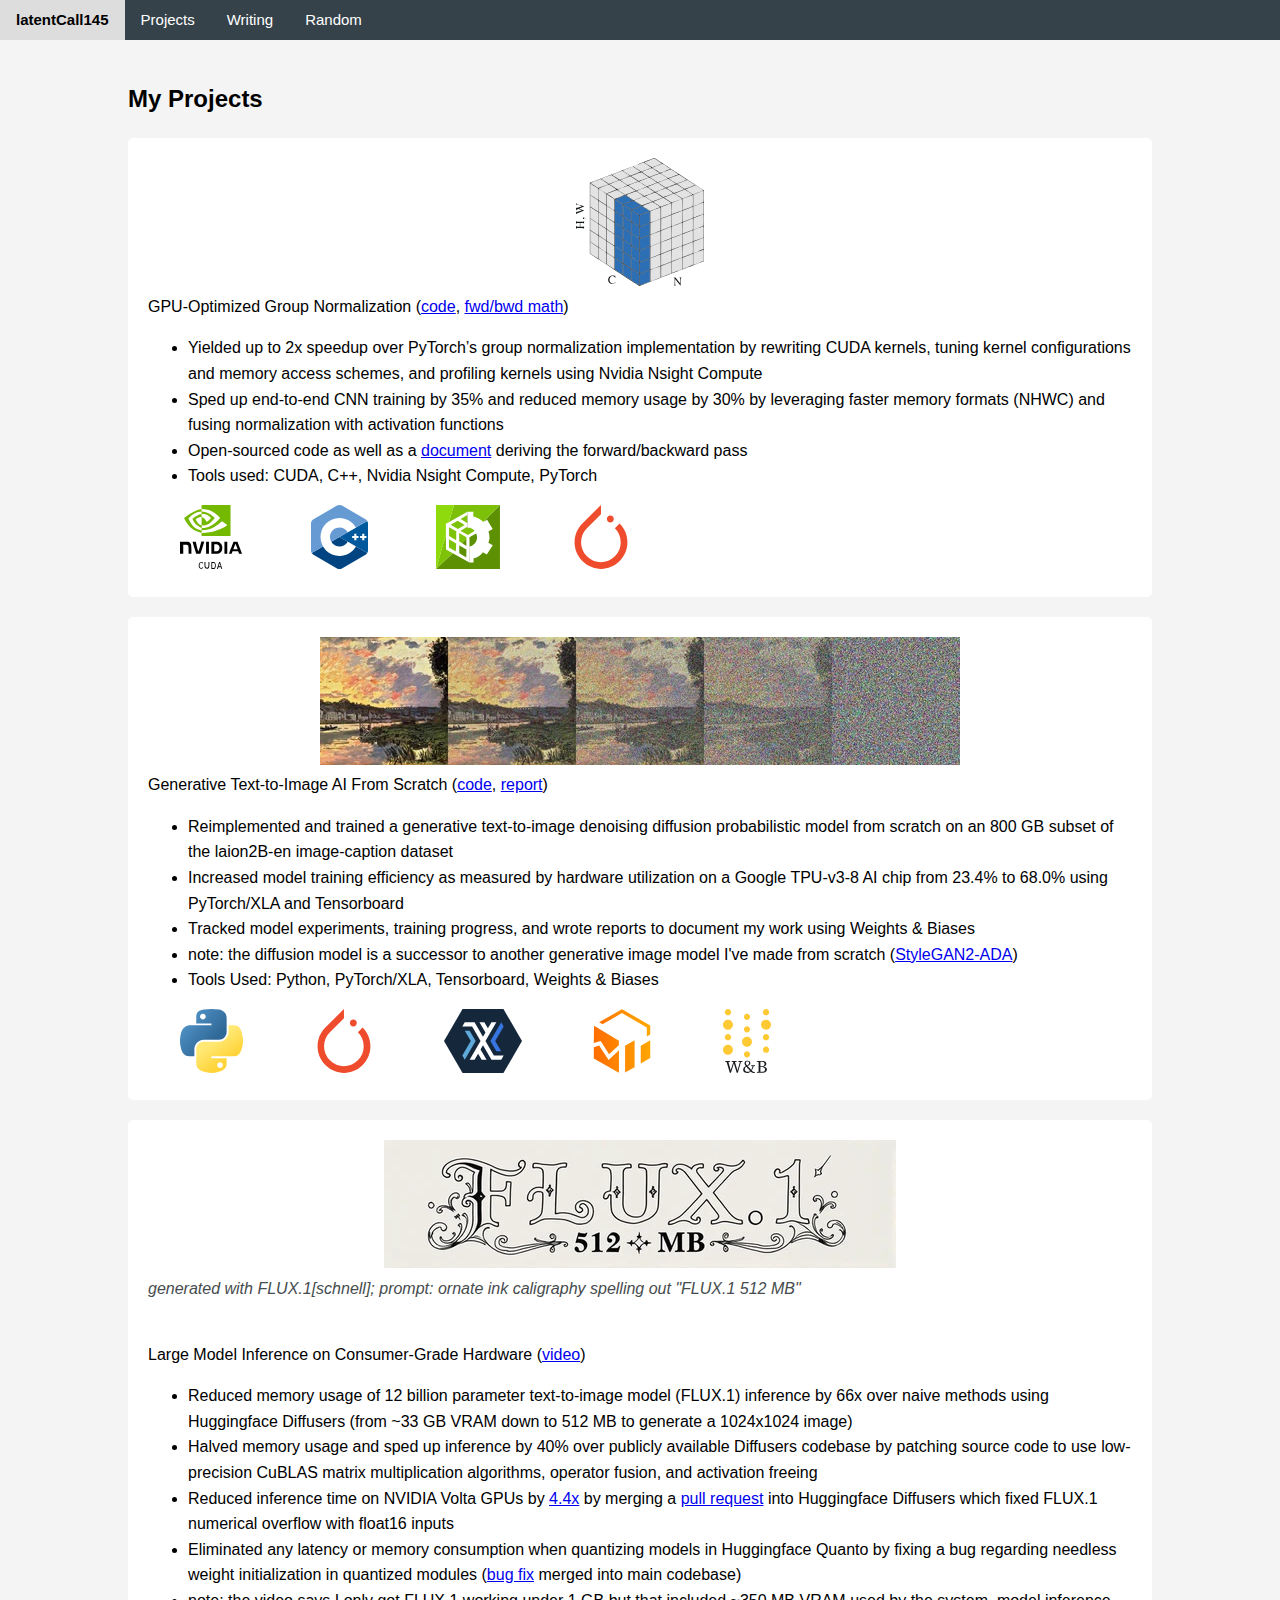
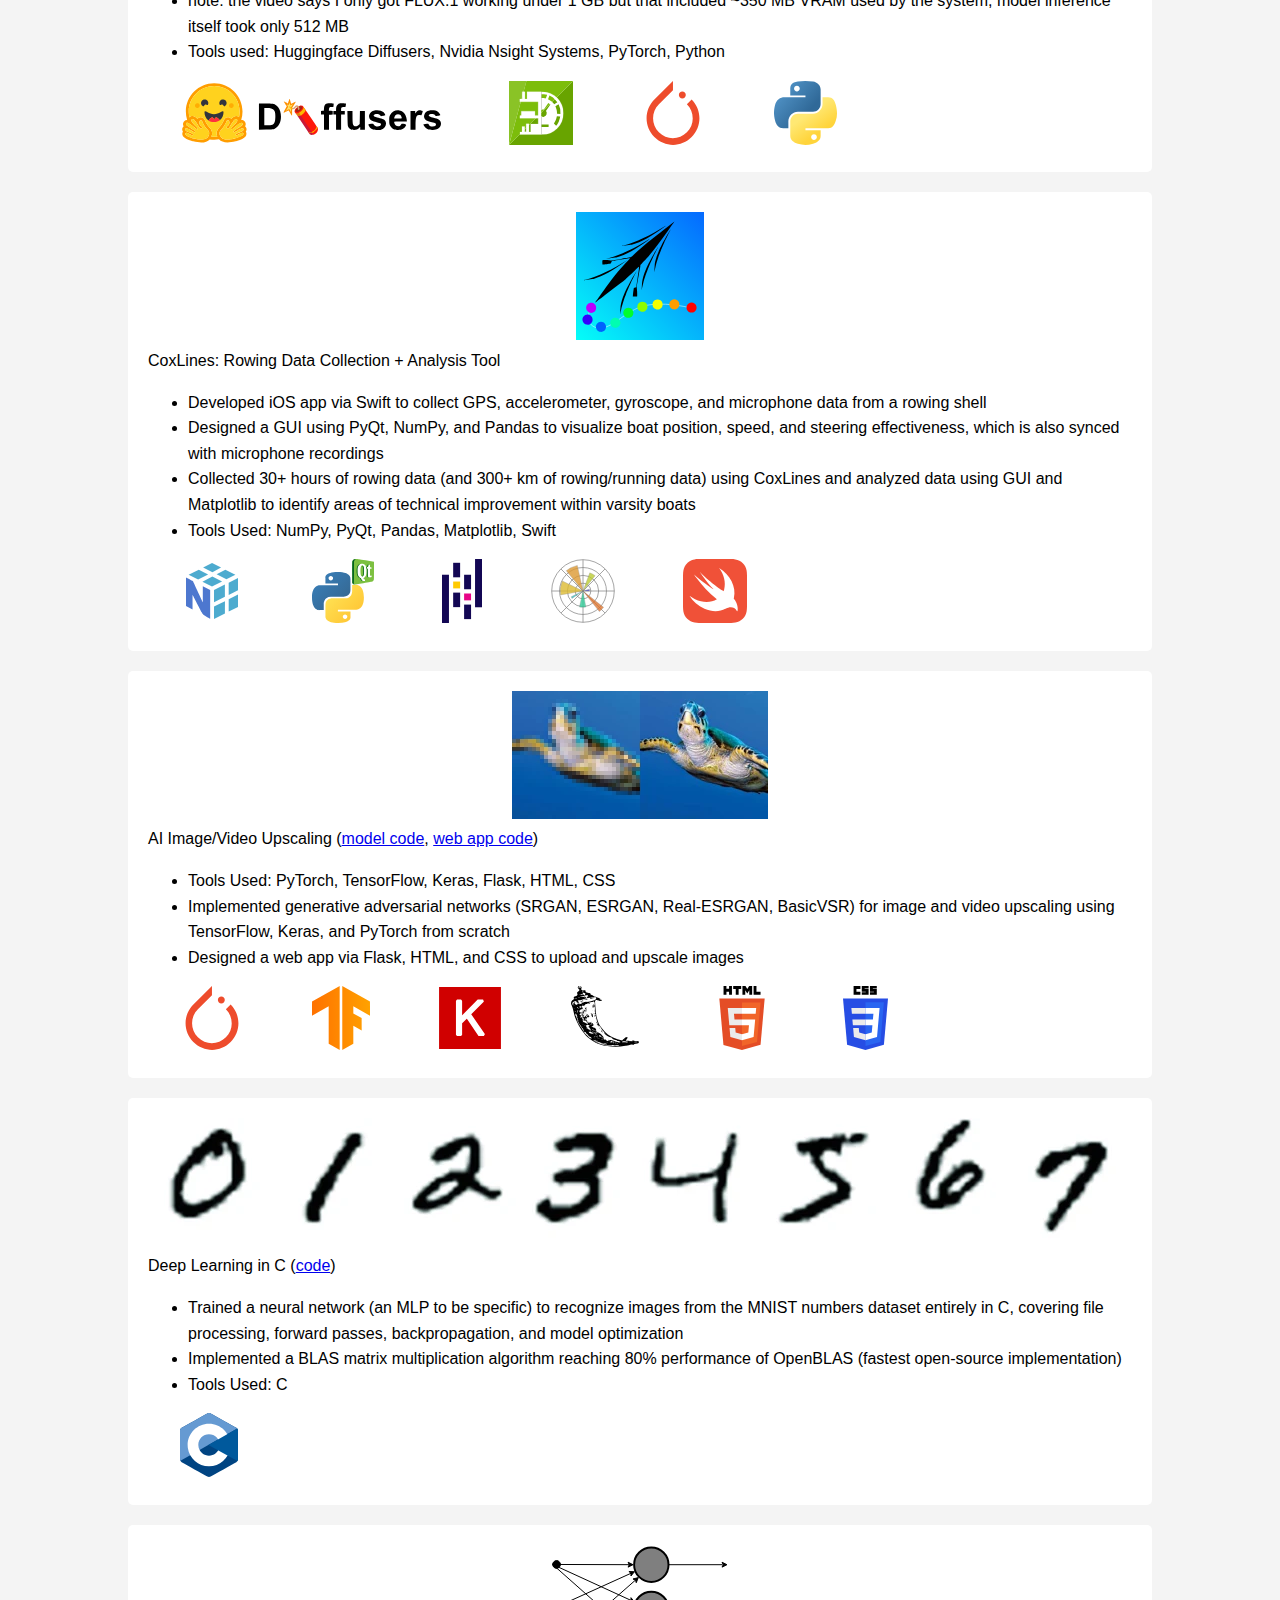
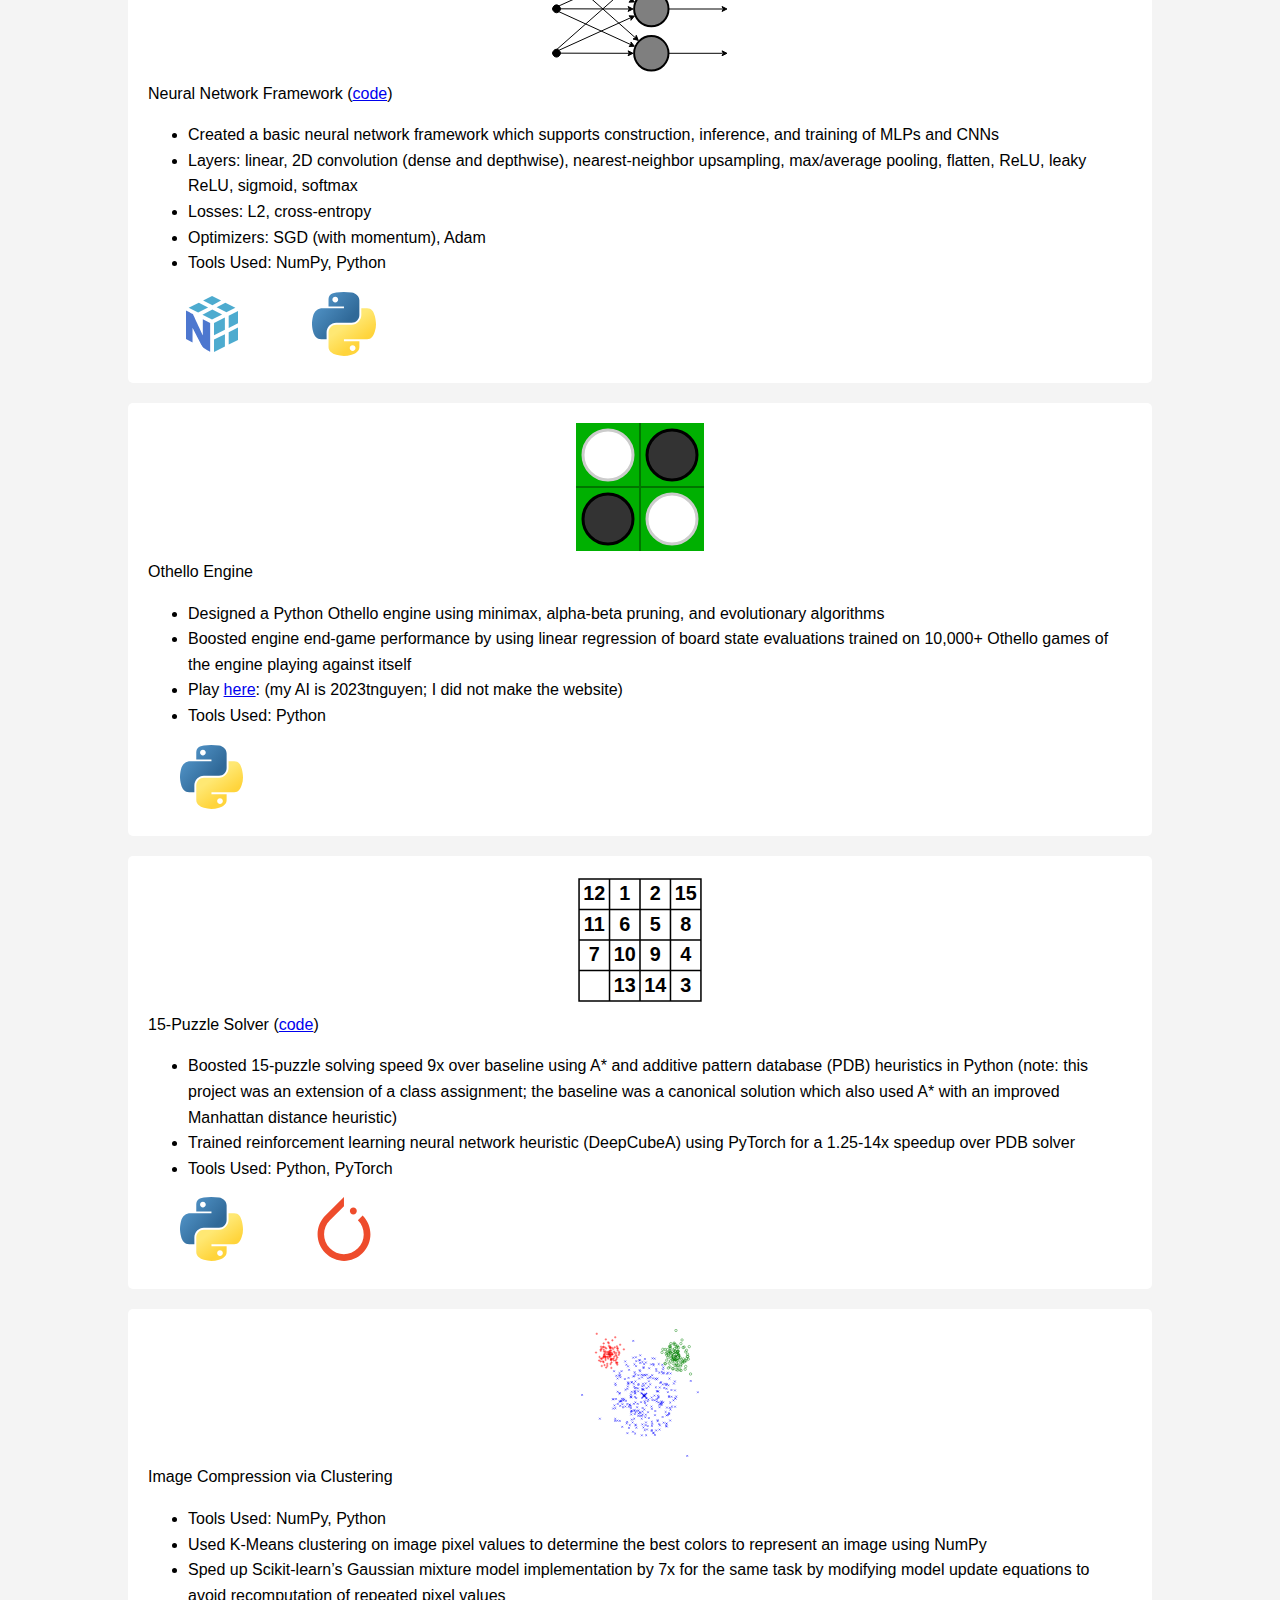
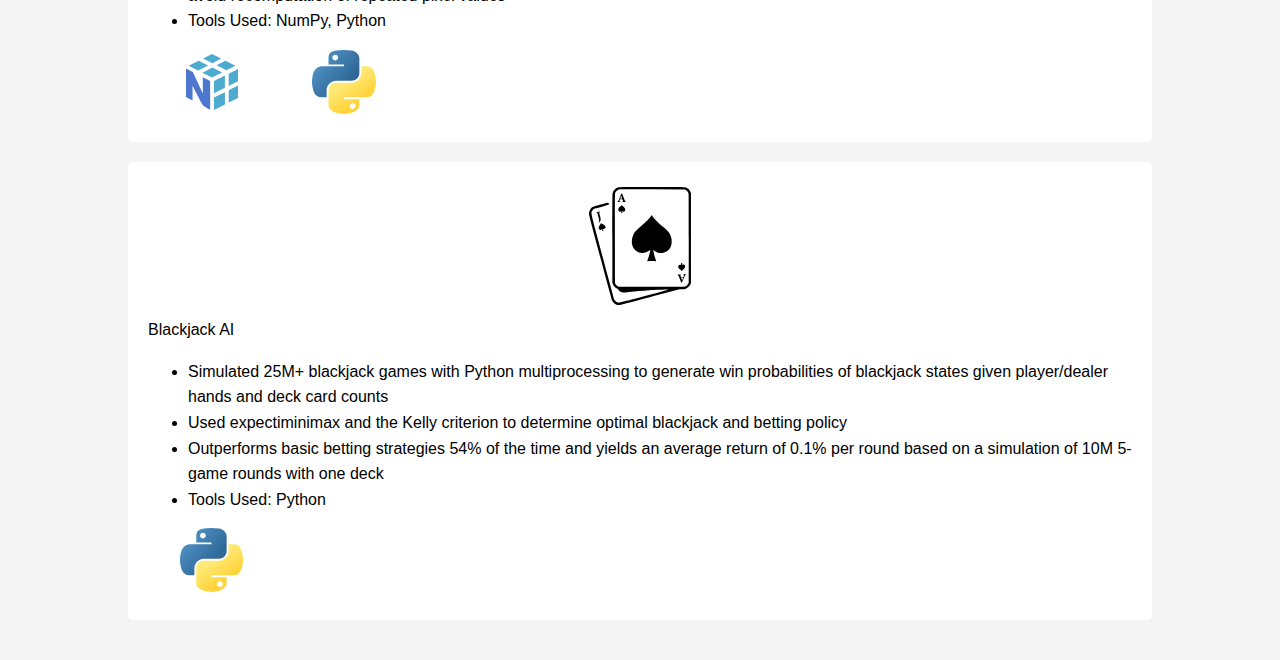
<file: projects/index.html>
<!DOCTYPE html>
<html lang="en">
    <head>
        <meta charset="UTF-8">
        <meta name="viewport" content="width=device-width, initial-scale=1.0">
        <title>latentCall145's Projects</title>
        <link rel="icon" type="image/x-icon" href="../assets/turtle32.png">
        <link rel="stylesheet" href="../style.css">
        <meta name="description" content="latentCall145's projects">
        <meta name="keywords" content="latentCall145, AI, ML, programming">
        <style>
            .container {
                background-color: #f4f4f4;
            }
            .project {
                background-color: #fff;
                border-radius: 5px;
                padding: 20px;
                margin-bottom: 20px;
                overflow: auto;
            }
            .project h3 {
                margin-top: 0;
            }
            .tool {
                height: 64px;
                margin-left: 32px;
                margin-right: 32px;
            }
            .motif {
                height: 128px;
            }
        </style>
    </head>
    <body>
        <div class="navbar">
            <a href="../index.html"><b>latentCall145</b></a>
            <a href="../projects/index.html">Projects</a>
            <a href="../writing/index.html">Writing</a>
            <a href="../random/index.html">Random</a>
        </div>
        <div class="container">
            <h2>My Projects</h2>
            <div class="project">
                <div class="scrollbox">
                    <img src="assets/svg/gn.svg" alt="GN reduction" class="motif">
                </div>
                    GPU-Optimized Group Normalization (<a href="https://github.com/latentCall145/channels-last-groupnorm">code</a>, <a href="../gn-chronicles/index.html">fwd/bwd math</a>)
                    <ul>
                        <li>Yielded up to 2x speedup over PyTorch’s group normalization implementation by rewriting CUDA kernels, tuning kernel
                            configurations and memory access schemes, and profiling kernels using Nvidia Nsight Compute
                        </li>
                        <li>Sped up end-to-end CNN training by 35% and reduced memory usage by 30% by leveraging faster memory formats (NHWC) and fusing normalization with activation functions </li>
                        <li>Open-sourced code as well as a <a href="gn-chronicles/index.html">document</a> deriving the forward/backward pass</li>
                        <li>Tools used: CUDA, C++, Nvidia Nsight Compute, PyTorch</li>
                    </ul>
                    <img src="assets/svg/cuda.svg" alt="CUDA logo" class="tool">
                    <img src="assets/svg/c++.svg" alt="c++ logo" class="tool">
                    <img src="assets/svg/ncu.svg" alt="Nsight Compute logo" class="tool">
                    <img src="assets/svg/pytorch.svg" alt="Pytorch logo" class="tool">
            </div>
            <div class="project">
                <div class="scrollbox">
                    <img src="assets/128/diffusion.webp" alt="diffusion" class="motif">
                </div>
                    Generative Text-to-Image AI From Scratch (<a href="https://github.com/latentCall145/latent-diffusion">code</a>, <a href="../ldm-report/index.html">report</a>)
                    <ul>
                        <li>Reimplemented and trained a generative text-to-image denoising diffusion probabilistic model from scratch on an 800 GB subset of the laion2B-en image-caption dataset</li>
                        <li>Increased model training efficiency as measured by hardware utilization on a Google TPU-v3-8 AI chip from 23.4% to 68.0% using PyTorch/XLA and Tensorboard</li>
                        <li>Tracked model experiments, training progress, and wrote reports to document my work using Weights &amp; Biases</li>
                        <li>note: the diffusion model is a successor to another generative image model I've made from scratch (<a href="https://github.com/latentCall145/StyleGAN-ADA">StyleGAN2-ADA</a>)</li>
                        <li>Tools Used: Python, PyTorch/XLA, Tensorboard, Weights &amp; Biases</li>
                    </ul>
                    <img src="assets/svg/python.svg" alt="Python logo" class="tool">
                    <img src="assets/svg/pytorch.svg" alt="pytorch logo" class="tool">
                    <img src="assets/svg/xla.svg" alt="xla logo" class="tool">
                    <img src="assets/svg/tensorboard.svg" alt="tensorboard logo" class="tool">
                    <img src="assets/svg/wab.svg" alt="wab logo" class="tool">
            </div>
            <div class="project">
                <div class="scrollbox">
                    <img src="assets/128/flux.webp" alt="" class="motif">
                </div>
                <p class="caption">generated with FLUX.1[schnell]; prompt: ornate ink caligraphy spelling out "FLUX.1 512 MB"</p>
                    Large Model Inference on Consumer-Grade Hardware (<a href="https://youtu.be/SbFm2-2_9Ak">video</a>)
                    <ul>
                        <li>Reduced memory usage of 12 billion parameter text-to-image model (FLUX.1) inference by 66x over naive methods using Huggingface Diffusers (from ~33 GB VRAM down to 512 MB to generate a 1024x1024 image)</li>
                        <li>Halved memory usage and sped up inference by 40% over publicly available Diffusers codebase by patching source code to use low-precision CuBLAS matrix multiplication algorithms, operator fusion, and activation freeing</li>
                        <li>Reduced inference time on NVIDIA Volta GPUs by <a href="https://github.com/huggingface/diffusers/issues/9095">4.4x</a> by merging a <a href="https://github.com/huggingface/diffusers/pull/9097">pull request</a> into Huggingface Diffusers which fixed FLUX.1 numerical overflow with float16 inputs</li>
                        <li>Eliminated any latency or memory consumption when quantizing models in Huggingface Quanto by fixing a bug regarding needless weight initialization in quantized modules (<a href="https://github.com/huggingface/optimum-quanto/pull/297">bug fix</a> merged into main codebase)</li>
                        <li>note: the video says I only got FLUX.1 working under 1 GB but that included ~350 MB VRAM used by the system, model inference itself took only 512 MB</li>
                        <li>Tools used: Huggingface Diffusers, Nvidia Nsight Systems, PyTorch, Python</li>
                    </ul>
                    <img src="assets/svg/diffusers.svg" alt="diffusers logo" class="tool">
                    <img src="assets/svg/nsys.svg" alt="nsys logo" class="tool">
                    <img src="assets/svg/pytorch.svg" alt="pytorch logo" class="tool">
                    <img src="assets/svg/python.svg" alt="python logo" class="tool">
                    <br>
                    <!--<iframe src="https://www.youtube.com/embed/SbFm2-2_9Ak"></iframe>-->
            </div>
            <div class="project">
                <div class="scrollbox">
                    <img src="assets/svg/cxl.svg" alt="cxl" class="motif">
                </div>
                    CoxLines: Rowing Data Collection + Analysis Tool
                    <ul>
                        <li>Developed iOS app via Swift to collect GPS, accelerometer, gyroscope, and microphone data from a rowing shell</li>
                        <li>Designed a GUI using PyQt, NumPy, and Pandas to visualize boat position, speed, and steering effectiveness, which is also synced with microphone recordings</li>
                        <li>Collected 30+ hours of rowing data (and 300+ km of rowing/running data) using CoxLines and analyzed data using GUI and Matplotlib to identify areas of technical improvement within varsity boats</li>
                        <li>Tools Used: NumPy, PyQt, Pandas, Matplotlib, Swift</li>
                    </ul>
                    <img src="assets/svg/numpy.svg" alt="numpy logo" class="tool">
                    <img src="assets/svg/pyqt.svg" alt="pyqt logo" class="tool">
                    <img src="assets/svg/pandas.svg" alt="pandas logo" class="tool">
                    <img src="assets/svg/matplotlib.svg" alt="matplotlib logo" class="tool">
                    <img src="assets/svg/swift.svg" alt="swift logo" class="tool">
            </div>
            <div class="project">
                <div class="scrollbox">
                    <img src="assets/128/sr.webp" alt="" class="motif">
                </div>
                    AI Image/Video Upscaling (<a href="https://github.com/latentCall145/esrGAN">model code</a>, <a href="https://github.com/latentCall145/srGANWeb">web app code</a>)
                    <ul>
                        <li>Tools Used: PyTorch, TensorFlow, Keras, Flask, HTML, CSS</li>
                        <li>Implemented generative adversarial networks (SRGAN, ESRGAN, Real-ESRGAN, BasicVSR) for image and video upscaling using TensorFlow, Keras, and PyTorch from scratch</li>
                        <li>Designed a web app via Flask, HTML, and CSS to upload and upscale images</li>
                    </ul>
                    <img src="assets/svg/pytorch.svg" alt="pytorch logo" class="tool">
                    <img src="assets/svg/tensorflow.svg" alt="tensorflow logo" class="tool">
                    <img src="assets/svg/keras.svg" alt="keras logo" class="tool">
                    <img src="assets/svg/flask.svg" alt="flask logo" class="tool">
                    <img src="assets/svg/html.svg" alt="html logo" class="tool">
                    <img src="assets/svg/css.svg" alt="css logo" class="tool">
            </div>
            <div class="project">
                <div class="scrollbox">
                    <img src="assets/128/mnist.webp" alt="" class="motif">
                </div>
                    Deep Learning in C (<a href="https://github.com/latentCall145/nnic2">code</a>)
                    <ul>
                        <li>Trained a neural network (an MLP to be specific) to recognize images from the MNIST numbers dataset entirely in C, covering file processing, forward passes, backpropagation, and model optimization</li>
                        <li>Implemented a BLAS matrix multiplication algorithm reaching 80% performance of OpenBLAS (fastest open-source implementation)</li>
                        <li>Tools Used: C</li>
                    </ul>
                    <img src="assets/svg/c.svg" alt="c logo" class="tool">
            </div>
            <div class="project">
                <div class="scrollbox">
                    <img src="assets/svg/nn.svg" alt="nn" class="motif">
                </div>
                    Neural Network Framework (<a href="https://github.com/latentCall145/nnfs/tree/main">code</a>)
                    <ul>
                        <li>Created a basic neural network framework which supports construction, inference, and training of MLPs and CNNs</li>
                        <li>Layers: linear, 2D convolution (dense and depthwise), nearest-neighbor upsampling, max/average pooling, flatten, ReLU, leaky ReLU, sigmoid, softmax</li>
                        <li>Losses: L2, cross-entropy</li>
                        <li>Optimizers: SGD (with momentum), Adam</li>
                        <li>Tools Used: NumPy, Python</li>
                    </ul>
                    <img src="assets/svg/numpy.svg" alt="numpy logo" class="tool">
                    <img src="assets/svg/python.svg" alt="python logo" class="tool">
            </div>
            <div class="project">
                <div class="scrollbox">
                    <img src="assets/svg/othello.svg" alt="othello" class="motif">
                </div>
                    Othello Engine
                    <ul>
                        <li>Designed a Python Othello engine using minimax, alpha-beta pruning, and evolutionary algorithms</li>
                        <li>Boosted engine end-game performance by using linear regression of board state evaluations trained on 10,000+ Othello games of the engine playing against itself</li>
                        <li>Play <a href=https://othello.tjhsst.edu/play/>here</a>: (my AI is 2023tnguyen; I did not make the website)</li>
                        <li>Tools Used: Python</li>
                    </ul>
                    <img src="assets/svg/python.svg" alt="python logo" class="tool">
            </div>
            <div class="project">
                <div class="scrollbox">
                    <img src="assets/svg/15-puzzle.svg" alt="15-puzzle" class="motif">
                </div>
                    15-Puzzle Solver (<a href="https://github.com/latentCall145/DeepCubeA">code</a>)
                    <ul>
                        <li>Boosted 15-puzzle solving speed 9x over baseline using A* and additive pattern database (PDB) heuristics in Python (note: this project was an extension of a class assignment; the baseline was a canonical solution which also used A* with an improved Manhattan distance heuristic)</li>
                        <li>Trained reinforcement learning neural network heuristic (DeepCubeA) using PyTorch for a 1.25-14x speedup over PDB solver</li>
                        <li>Tools Used: Python, PyTorch</li>
                    </ul>
                    <img src="assets/svg/python.svg" alt="python logo" class="tool">
                    <img src="assets/svg/pytorch.svg" alt="pytorch logo" class="tool">
            </div>
            <div class="project">
                <div class="scrollbox">
                    <img src="assets/svg/cluster.svg" alt="cluster" class="motif">
                </div>
                    Image Compression via Clustering
                    <ul>
                        <li>Tools Used: NumPy, Python</li>
                        <li>Used K-Means clustering on image pixel values to determine the best colors to represent an image using NumPy</li>
                        <li>Sped up Scikit-learn’s Gaussian mixture model implementation by 7x for the same task by modifying model update equations to avoid recomputation of repeated pixel values</li>
                        <li>Tools Used: NumPy, Python</li>
                    </ul>
                    <img src="assets/svg/numpy.svg" alt="numpy logo" class="tool">
                    <img src="assets/svg/python.svg" alt="python logo" class="tool">
            </div>
            <div class="project">
                <div class="scrollbox">
                    <img src="assets/svg/blackjack.svg" alt="blackjack" class="motif">
                </div>
                    Blackjack AI
                    <ul>
                        <li>Simulated 25M+ blackjack games with Python multiprocessing to generate win probabilities of blackjack states given player/dealer hands and deck card counts</li>
                        <li>Used expectiminimax and the Kelly criterion to determine optimal blackjack and betting policy</li>
                        <li>Outperforms basic betting strategies 54% of the time and yields an average return of 0.1% per round based on a simulation of 10M 5-game rounds with one deck</li>
                        <li>Tools Used: Python</li>
                    </ul>
                    <img src="assets/svg/python.svg" alt="python logo" class="tool">
            </div>
        </div>
    </body>
</html>
</file>
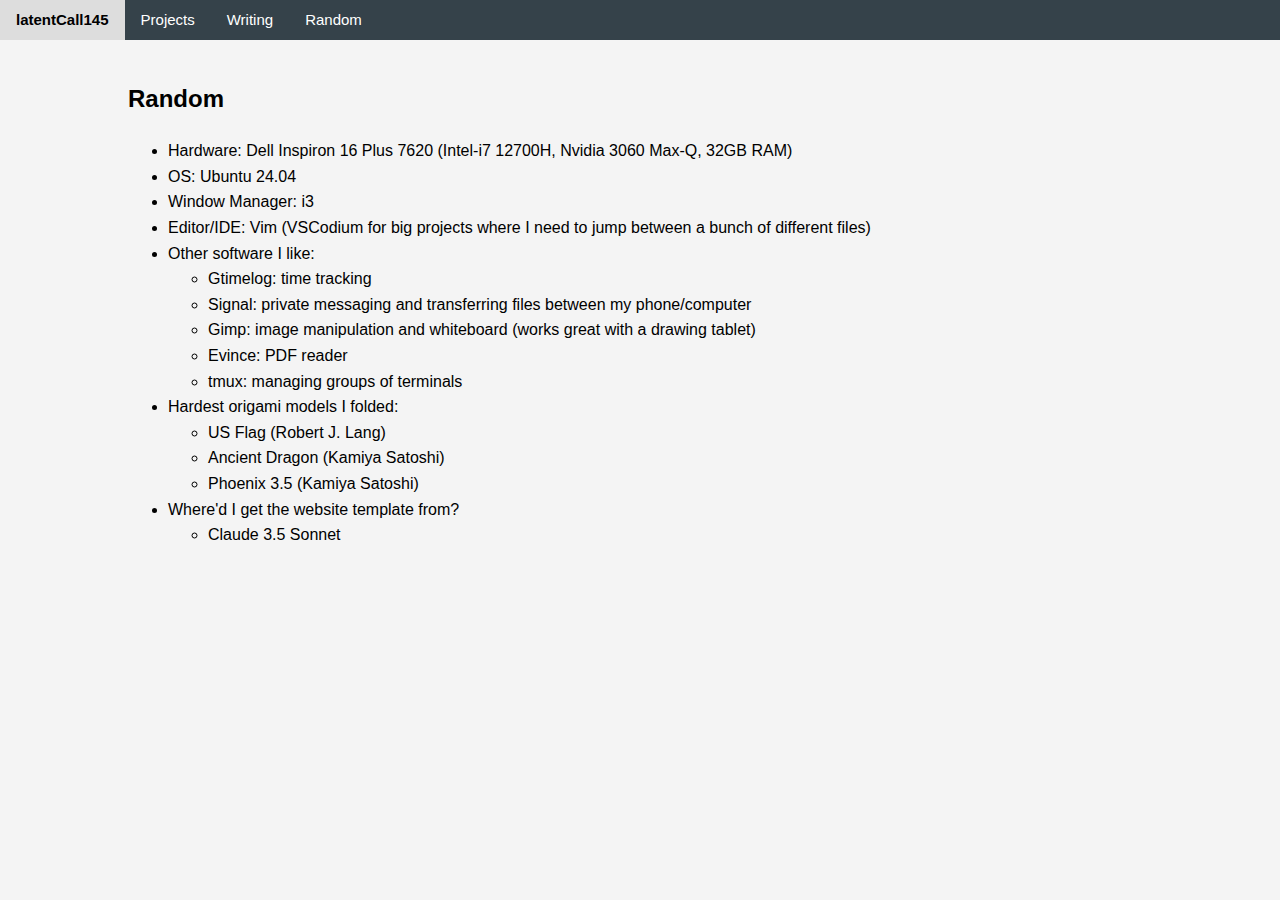
<file: random/index.html>
<!DOCTYPE html>
<html lang="en">
    <head>
        <meta charset="UTF-8">
        <meta name="viewport" content="width=device-width, initial-scale=1.0">
        <title>latentCall145's Random</title>
        <link rel="icon" type="image/x-icon" href="../assets/turtle32.png">
        <link rel="stylesheet" href="../style.css">
        <meta name="description" content="latentCall145's site">
        <meta name="keywords" content="latentCall145, AI, ML, programming">
        <style>
            .container {
                background-color: #f4f4f4;
            }
        </style>
    </head>
    <body>
        <div class="navbar">
            <a href="../index.html"><b>latentCall145</b></a>
            <a href="../projects/index.html">Projects</a>
            <a href="../writing/index.html">Writing</a>
            <a href="../random/index.html">Random</a>
        </div>
        <div class="container">
            <h2>Random</h2>
            <ul>
                <li>Hardware: Dell Inspiron 16 Plus 7620 (Intel-i7 12700H, Nvidia 3060 Max-Q, 32GB RAM)</li>
                <li>OS: Ubuntu 24.04</li>
                <li>Window Manager: i3</li>
                <li>Editor/IDE: Vim (VSCodium for big projects where I need to jump between a bunch of different files)</li>
                <li>
                    Other software I like:
                    <ul>
                        <li>Gtimelog: time tracking</li>
                        <li>Signal: private messaging and transferring files between my phone/computer</li>
                        <li>Gimp: image manipulation and whiteboard (works great with a drawing tablet)</li>
                        <li>Evince: PDF reader</li>
                        <li>tmux: managing groups of terminals</li>
                    </ul>
                </li>
                <li>
                    Hardest origami models I folded:
                    <ul>
                        <li> US Flag (Robert J. Lang)</li>
                        <li> Ancient Dragon (Kamiya Satoshi)</li>
                        <li> Phoenix 3.5 (Kamiya Satoshi)</li>
                    </ul>
                </li>
                <li>Where'd I get the website template from?</li>
                <ul>
                    <li>Claude 3.5 Sonnet</li>
                </ul>
            </ul>
        </div>
    </body>
</html>
</file>
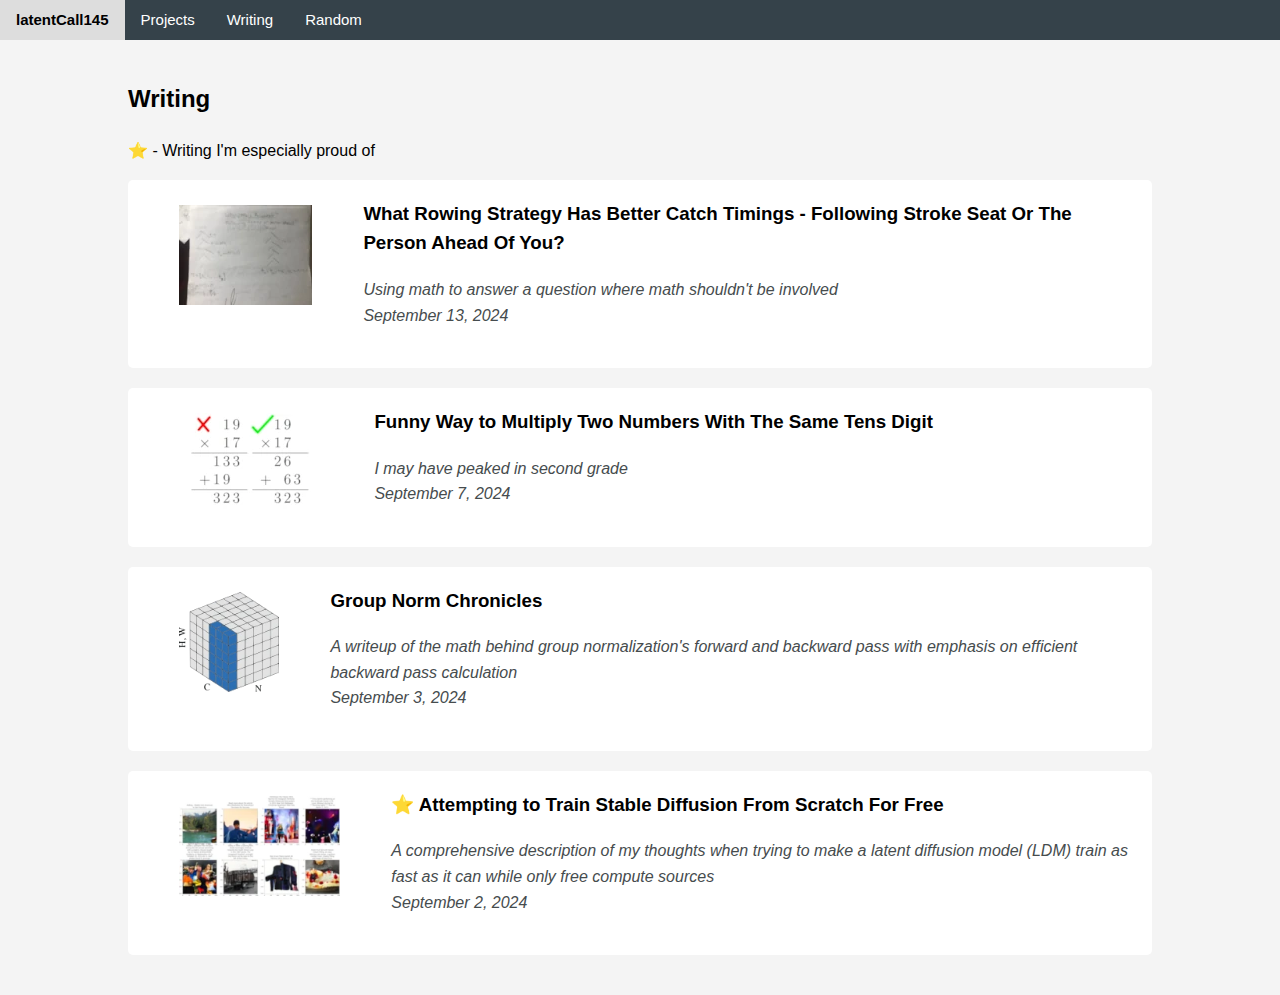
<file: writing/index.html>
<!DOCTYPE html>
<html lang="en">
    <head>
        <meta charset="UTF-8">
        <meta name="viewport" content="width=device-width, initial-scale=1.0">
        <title>latentCall145's Writing</title>
        <link rel="icon" type="image/x-icon" href="../assets/turtle32.png">
        <link rel="stylesheet" href="../style.css">
        <meta name="description" content="latentCall145's site">
        <meta name="keywords" content="latentCall145, AI, ML, programming, blog">
        <style>
            .container {
                background-color: #f4f4f4;
            }
            .article {
                background-color: #fff;
                border-radius: 5px;
                margin-bottom: 20px;
                padding: 0px;
                overflow: auto;
            }
            .article img {
                float:left;
                margin-top: 25px;
                margin-left: 5%;
                margin-right: 5%;
                margin-bottom: 25px;
                max-height: 100px;
                max-width: 20%;
            }
            .article p, .article h3 {
                text-align:left;
                padding-left: 20px;
                padding-right: 20px;
            }
        </style>
    </head>
    <body>
        <div class="navbar">
            <a href="../index.html"><b>latentCall145</b></a>
            <a href="../projects/index.html">Projects</a>
            <a href="../writing/index.html">Writing</a>
            <a href="../random/index.html">Random</a>
        </div>
        <div class="container">
            <h2>Writing</h2>
            <p>⭐ - Writing I'm especially proud of</p>
            <a href="../catch-var/index.html" style="text-decoration:none; color:black;">
                <div class="article">
                    <img src="assets/catch-var.webp" alt="Diagram of random variables when following stroke seat vs. person ahead of you">
                    <h3>What Rowing Strategy Has Better Catch Timings - Following Stroke Seat Or The Person Ahead Of You?</h3>
                    <p class="caption">Using math to answer a question where math shouldn't be involved<br>
                    September 13, 2024</p>
                </div>
            </a>

            <a href="../funny-mult/index.html" style="text-decoration:none; color:black;">
                <div class="article">
                    <img src="assets/funny-mult.webp" alt="Funny multiplication">
                    <h3>Funny Way to Multiply Two Numbers With The Same Tens Digit</h3>
                    <p class="caption">I may have peaked in second grade<br>
                    September 7, 2024</p>
                </div>
            </a>

            <a href="../gn-chronicles/index.html" style="text-decoration:none; color:black;">
                <div class="article">
                    <img src="assets/gn.webp" alt="GN reduction">
                    <h3>Group Norm Chronicles</h3>
                    <p class="caption">A writeup of the math behind group normalization's forward and backward pass with emphasis on efficient backward pass calculation<br>
                    September 3, 2024</p>
                </div>
            </a>

            <a href="../ldm-report/index.html" style="text-decoration:none; color:black;">
                <div class="article">
                    <img src="assets/preds-90112.webp" alt="samples @ 90k training steps">

                    <h3>⭐ Attempting to Train Stable Diffusion From Scratch For Free</h3>
                    <p class="caption">A comprehensive description of my thoughts when trying to make a latent diffusion model (LDM) train as fast as it can while only free compute sources<br>
                    September 2, 2024</p>
                </div>
            </a>
        </div>
    </body>
</html>
</file>
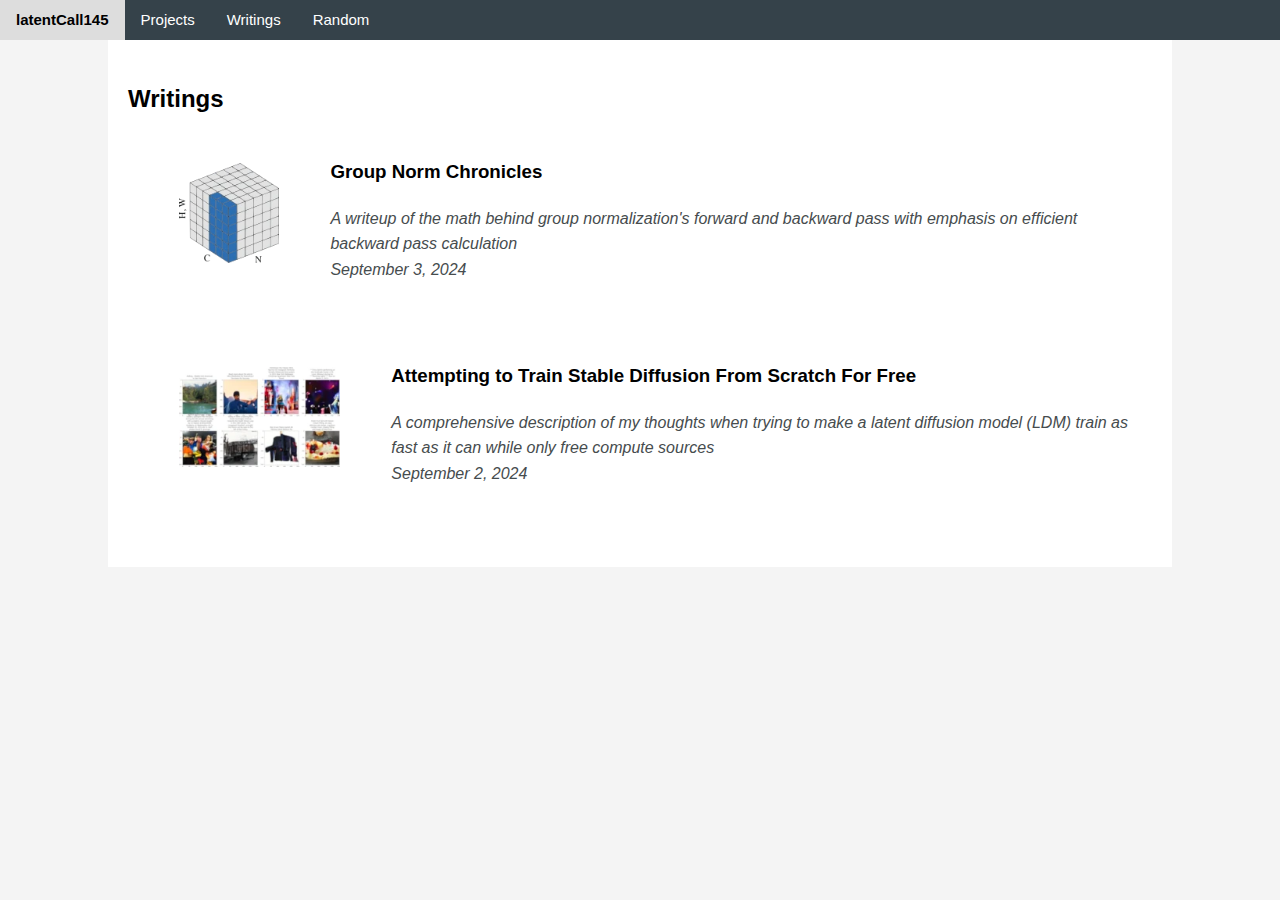
<file: writings/index.html>
<!DOCTYPE html>
<html lang="en">
    <head>
        <meta charset="UTF-8">
        <meta name="viewport" content="width=device-width, initial-scale=1.0">
        <title>latentCall145's Writing</title>
        <link rel="icon" type="image/x-icon" href="../assets/turtle32.png">
        <link rel="stylesheet" href="../style.css">
        <meta name="description" content="latentCall145's site">
        <meta name="keywords" content="latentCall145, AI, ML, programming, blog">
        <style>
            .article {
                background-color: #fff;
                border-radius: 5px;
                margin-bottom: 20px;
                padding: 0px;
                overflow: auto;
            }
            .article img {
                float:left;
                margin-top: 25px;
                margin-left: 5%;
                margin-right: 5%;
                margin-bottom: 25px;
                max-height: 100px;
                max-width: 20%;
            }
            .article p, .article h3 {
                text-align:left;
                padding-left: 20px;
                padding-right: 20px;
            }
        </style>
    </head>
    <body>
        <div class="navbar">
            <a href="../index.html"><b>latentCall145</b></a>
            <a href="../projects/index.html">Projects</a>
            <a href="../writings/index.html">Writings</a>
            <a href="../random/index.html">Random</a>
        </div>
        <div class="container">
            <h2>Writings</h2>
            <a href="../gn-chronicles/index.html" style="text-decoration:none; color:black;">
                <div class="article">
                    <img src="assets/gn.webp" alt="GN reduction">
                    <h3>Group Norm Chronicles</h3>
                    <p class="caption">A writeup of the math behind group normalization's forward and backward pass with emphasis on efficient backward pass calculation
                    <br>
                    September 3, 2024</p>
                </div>

            <a href="../ldm-report/index.html" style="text-decoration:none; color:black;">
                <div class="article">
                    <img src="assets/preds-90112.webp" alt="samples @ 90k training steps">

                    <h3>Attempting to Train Stable Diffusion From Scratch For Free</h3>
                    <p class="caption">A comprehensive description of my thoughts when trying to make a latent diffusion model (LDM) train as fast as it can while only free compute sources
                    <br>
                    September 2, 2024</p>
                </div>
            </a>
        </div>
    </body>
</html>
</file>
<file: style.css>
body {
    font-family: Verdana, sans-serif;
    line-height: 1.6;
    margin: 0;
    padding: 0;
    background-color: #f4f4f4;
}

.container {
    width: 80%;
    margin: auto;
    padding: 20px;
    background-color: #ffffff;
}

.navbar {
    background-color: #35424a;
    overflow: hidden;
    position: sticky;
    top: 0;
}

.navbar a {
    float: left;
    display: block;
    color: white;
    text-align: center;
    font-size: 15px;
    padding: 8px 16px;
    text-decoration: none;
    transition: background-color 0.3s;
}

.navbar a:hover {
    background-color: #ddd;
    color: black;
}

.scrollbox { /* scrollable container to put images inside */
    overflow-y: hidden;
    overflow-x: auto;
    text-align: center;
}

.caption {
    color: #464c4e;
    font-style: italic;
    padding: 0px;
    margin: 0px;
    margin-bottom: 40px;
}

.warning {
    color: red;
    font-style: italic;
}
</file>
